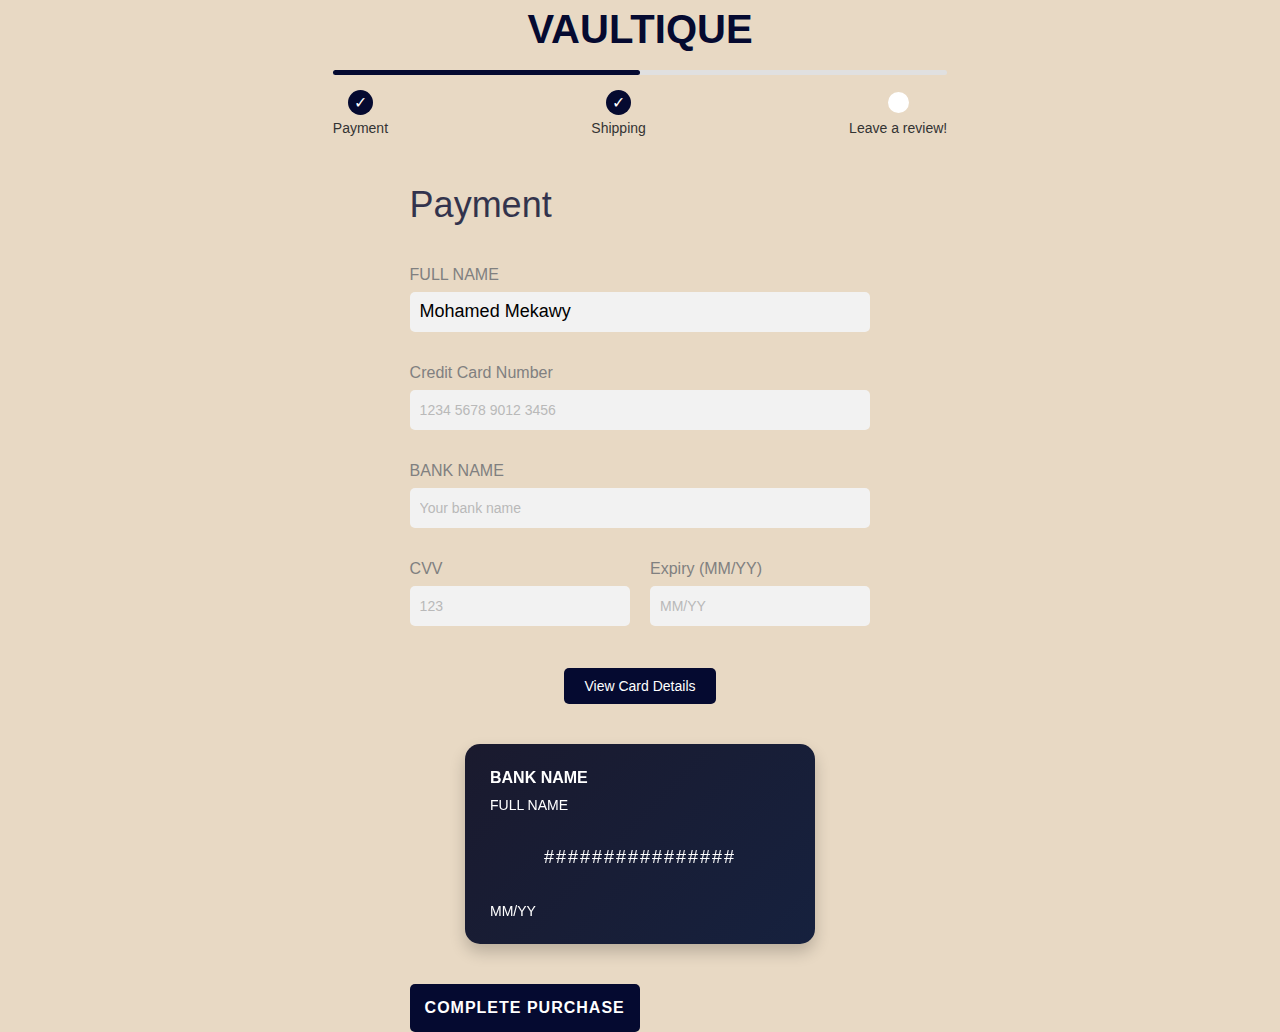
<file: index.html>
<!DOCTYPE html>
<html lang="en">
  <head>
    <meta charset="UTF-8" />
    <meta http-equiv="X-UA-Compatible" content="IE=edge" />
    <meta name="viewport" content="width=device-width, initial-scale=1.0" />
    <link rel="icon" type="image/x-icon" href="/images/logo.ico" />
    <link rel="stylesheet" href="style.css" />
    <title>Secure Checkout || Vaultique</title>
    <style>
      /* Updated 3D card styles */
      .card-flip-container {
        width: 350px;
        height: 200px;
        perspective: 1000px;
        margin: 20px auto 10px;
      }

      #flip-card {
        width: 100%;
        height: 100%;
        color: white;
        transition: transform 1s;
        position: relative;
        border-radius: 15px;
        font-family: "Arial", sans-serif;
        transform-style: preserve-3d;
        box-shadow: 0 8px 16px rgba(0, 0, 0, 0.2);
      }

      #flip-card.flipped {
        transform: rotateY(180deg);
      }

      #flip-front,
      #flip-back {
        position: absolute;
        width: 100%;
        height: 100%;
        border-radius: 15px;
        backface-visibility: hidden;
        padding: 25px;
        box-sizing: border-box;
        display: flex;
        flex-direction: column;
        justify-content: space-between;
      }

      #flip-front {
        background: linear-gradient(135deg, #1a1a2e, #16213e);
      }

      #flip-back {
        background: linear-gradient(135deg, #16213e, #0f3460);
        transform: rotateY(180deg);
        justify-content: flex-end;
      }

      .card-header {
        display: flex;
        flex-direction: column;
        gap: 5px;
      }

      .bank-name {
        font-size: 16px;
        font-weight: 600;
      }

      .card-holder {
        font-size: 14px;
        margin-top: 5px;
      }

      .card-number {
        font-size: 18px;
        letter-spacing: 2px;
        word-spacing: 10px;
        text-align: center;
        margin: 20px 0;
      }

      .card-footer {
        display: flex;
        justify-content: space-between;
        align-items: center;
      }

      .expiry-date {
        font-size: 14px;
        text-align: right;
      }

      .card-stripe {
        background-color: #000;
        height: 40px;
        margin: 0 -25px;
      }

      .card-signature {
        background-color: #fff;
        color: #000;
        height: 30px;
        width: 80%;
        margin: 10px 0;
        display: flex;
        align-items: center;
        padding-left: 10px;
        font-style: italic;
      }

      .card-cvv {
        text-align: right;
        font-size: 14px;
      }

      .flip-card-btn {
        padding: 10px 20px;
        background: #050a30;
        color: white;
        border: none;
        border-radius: 5px;
        cursor: pointer;
        font-size: 14px;
        transition: background 0.3s;
        display: block;
        margin: 10px auto 20px;
        width: fit-content;
      }

      .flip-card-btn:hover {
        background: #1a237e;
      }

      /* Complete Purchase Button - Updated to match image */
      .complete-purchase-btn {
        display: block;
        width: 100%;
        padding: 15px;
        margin: 30px auto 0;
        background-color: #050a30;
        color: white;
        border: none;
        border-radius: 5px;
        font-size: 16px;
        font-weight: bold;
        text-align: center;
        cursor: pointer;
        transition: background-color 0.3s;
        text-transform: uppercase;
        letter-spacing: 1px;
      }

      .complete-purchase-btn:hover {
        background-color: #1a237e;
      }

      /* Validation styles */
      .error {
        color: #ff0000;
        font-size: 12px;
        margin-top: 5px;
        display: none;
      }

      input.invalid {
        border-color: #ff0000;
      }

      input.valid {
        border-color: #00cc00;
      }

      /* Add these to your existing style.css or in the style tag */
      .input-line input.invalid {
        border-color: #ff0000;
      }

      .input-line input.valid {
        border-color: #00cc00;
      }

      .login-message-popup {
        display: none;
        position: fixed;
        top: 50%;
        left: 50%;
        transform: translate(-50%, -50%);
        background-color: white;
        padding: 20px;
        border-radius: 10px;
        box-shadow: 0 0 20px rgba(0, 0, 0, 0.2);
        z-index: 1000;
        flex-direction: column;
        align-items: center;
        text-align: center;
      }

      .login-message-popup i {
        font-size: 50px;
        margin-top: 15px;
        color: #4caf50;
      }

      .input-container {
        display: flex;
        gap: 20px;
      }

      .input-container .input-line {
        flex: 1;
      }
    </style>
  </head>

  <body>
    <br />
    <a href="/" class="logo" id="logo">Vaultique</a>
    <br />
    <div class="progress-container">
      <div class="progress-bar">
        <div class="progress"></div>
      </div>
      <div class="progress-steps">
        <div class="step completed">
          <span class="circle">&#10003;</span>
          <span class="label">Payment</span>
        </div>
        <div class="step completed">
          <span class="circle">&#10003;</span>
          <span class="label">Shipping</span>
        </div>
        <div class="step active">
          <span class="circle"></span>
          <span class="label">Leave a review!</span>
        </div>
      </div>
    </div>

    <div class="form-container">
      <h2 class="form-title">Payment</h2>
      <form action="" class="checkout-form" id="checkoutForm">
        <div class="input-line">
          <label for="name">FULL NAME</label>
          <input
            type="text"
            name="name"
            id="name"
            placeholder="Your name and surname"
            value="Mohamed Mekawy"
          />
        </div>
        <div class="input-line">
          <label for="card-number">Credit Card Number</label>
          <input
            type="text"
            name="card-number"
            id="card-number"
            placeholder="1234 5678 9012 3456"
            value=""
            maxlength="19"
          />
        </div>

        <!-- Added Bank Name Field -->
        <div class="input-line">
          <label for="bank-name">BANK NAME</label>
          <input
            type="text"
            name="bank-name"
            id="bank-name"
            placeholder="Your bank name"
            value=""
          />
        </div>

        <div class="input-container">
          <div class="input-line">
            <label for="cvv">CVV</label>
            <input
              type="text"
              name="cvv"
              id="cvv"
              placeholder="123"
              value=""
              maxlength="4"
              class="cvv-input"
            />
            <p class="error" id="cvvError">
              Please enter a valid 3 or 4 digit CVV
            </p>
          </div>

          <div class="input-line">
            <label for="expiry">Expiry (MM/YY)</label>
            <input
              type="text"
              name="expiry"
              id="expiry"
              placeholder="MM/YY"
              value=""
              maxlength="5"
              class="expiry-input"
            />
            <p class="error" id="expiryError">
              Please enter a valid expiry date in MM/YY format
            </p>
          </div>
        </div>

        <button type="button" class="flip-card-btn" id="flip-card-btn">
          View Card Details
        </button>
        <!-- 3D Flip Card Component -->
        <div class="card-flip-container">
          <div id="flip-card">
            <div id="flip-front">
              <div class="card-header">
                <div class="bank-name" id="display-bank-name">BANK NAME</div>
                <div class="card-holder" id="display-card-holder">
                  FULL NAME
                </div>
              </div>
              <div class="card-number" id="display-card-number">
                ################
              </div>
              <div class="card-footer">
                <div class="expiry-date" id="display-expiry">MM/YY</div>
              </div>
            </div>
            <div id="flip-back">
              <div class="card-stripe"></div>
              <div class="card-signature">Authorized Signature</div>
              <div class="card-cvv" id="display-cvv">CVV</div>
            </div>
          </div>
        </div>

        <!-- Popup messages -->
        <div class="login-message-popup" id="login-message-popup">
          <h2>Payment Successful</h2>
          <i class="fa-solid fa-circle-check"></i>
        </div>
        <div class="login-message-popup" id="login-message-error-popup">
          <h2></h2>
          <i class="fa-solid fa-circle-xmark" style="color: #d60000"></i>
        </div>

        <!-- Updated Complete Purchase Button -->
        <a href="/prototype.html" target="_self">
          <button
            type="button"
            class="complete-purchase-btn"
            onclick="handleFormSubmission(event)"
          >
            Complete purchase
          </button>
        </a>
      </form>
    </div>

    <script src="script.js"></script>
  </body>
</html>
<a href="/prototype.html"></a>
</file>
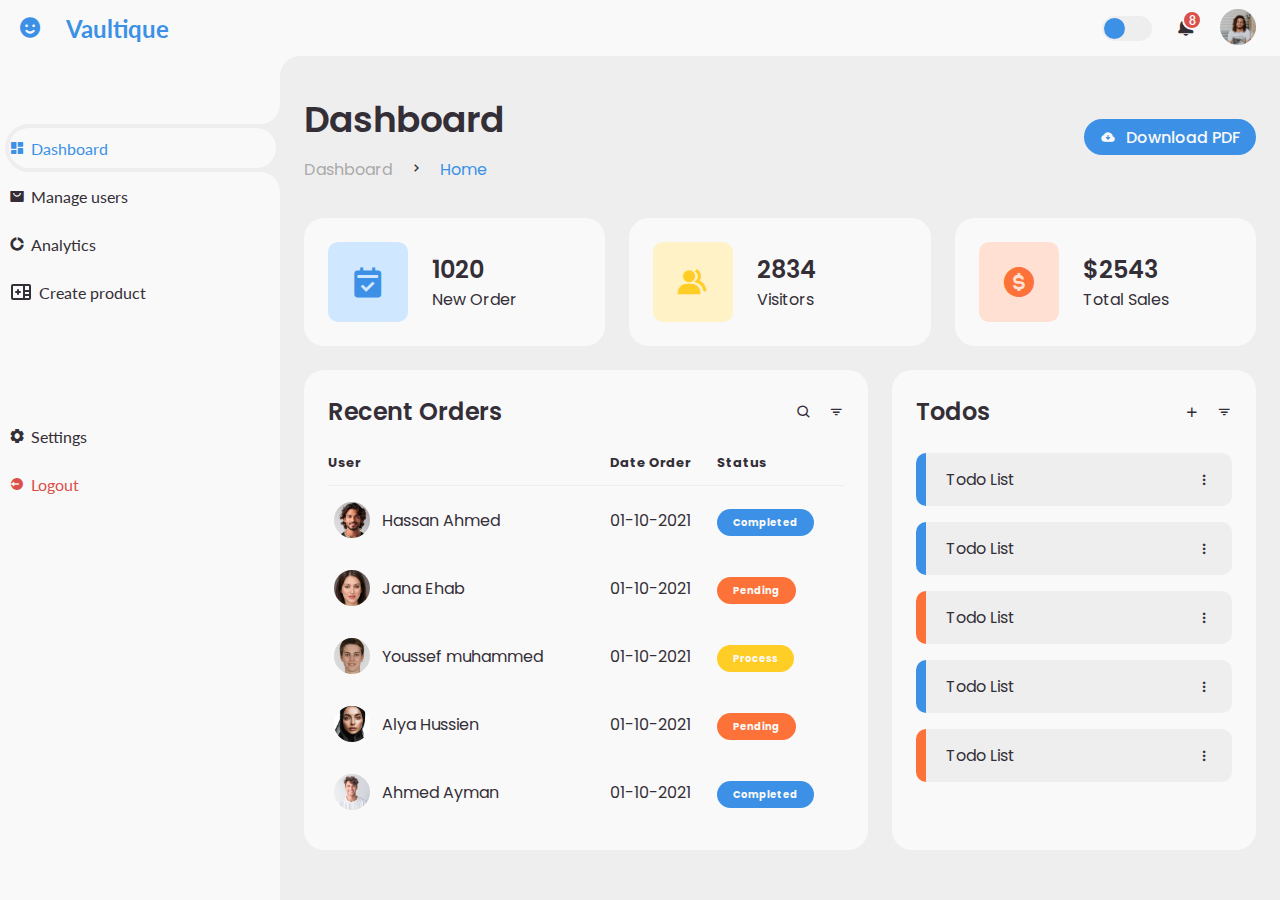
<file: Admin Dashboard/AdminHubHomePage.html>
<!DOCTYPE html>
<html lang="en">

<head>
    <meta charset="UTF-8">
    <meta name="viewport" content="width=device-width, initial-scale=1.0">

    <!-- Boxicons -->
    <link rel="stylesheet" href="https://unpkg.com/boxicons@2.0.9/css/boxicons.min.css">
    <link rel="stylesheet" href="AdminHubHomePage.css">
    <title>AdminHub</title>
</head>

<body>

    
    <!-- SIDEBAR -->
    <section id="sidebar">
        <a href="#" class="brand">
            <i class='bx bxs-smile'></i>
            <span class="text">Vaultique</span>
        </a>
        <ul class="side-menu top">
            <li class="active">
                <a href="#">
                    <i class='bx bxs-dashboard'></i>
                    <span class="text">Dashboard</span>
                </a>
            </li>
            <li>
                <a href="ManageUsers.html">
                    <i class='bx bxs-shopping-bag-alt'></i>
                    <span class="text">Manage users</span>
                </a>
            </li>
            <li>
                <a href="analytics.html">
                    <i class='bx bxs-doughnut-chart'></i>
                    <span class="text">Analytics</span>
                </a>
            </li>
            <li>
                <a href="CreateProduct.html">
<svg class="w-6 h-6 text-gray-800 dark:text-white" aria-hidden="true" xmlns="http://www.w3.org/2000/svg" width="24"
    height="24" fill="none" viewBox="0 0 24 24">
    <path stroke="currentColor" stroke-linecap="round" stroke-linejoin="round" stroke-width="2"
        d="M15 5v14m-8-7h2m0 0h2m-2 0v2m0-2v-2m12 1h-6m6 4h-6M4 19h16c.5523 0 1-.4477 1-1V6c0-.55228-.4477-1-1-1H4c-.55228 0-1 .44772-1 1v12c0 .5523.44772 1 1 1Z" />
</svg>
                    <span class="text">Create product </span>
                </a>
            </li>
            <li>
                
                </a>
            </li>
        </ul>
        <ul class="side-menu">
            <li>
                <a href="#">
                    <i class='bx bxs-cog'></i>
                    <span class="text">Settings</span>
                </a>
            </li>
            <li>
                <a href="/Website/Login/LoginSignup.html" class="logout">
                    <i class='bx bxs-log-out-circle'></i>
                    <span class="text">Logout</span>
                </a>
            </li>
        </ul>
    </section>
    <!-- SIDEBAR -->



    <!-- CONTENT -->
    <section id="content">
        <!-- NAVBAR -->
        <nav>
    
            <form action="#">
                <div class="form-input"></div>
                  
                </div>
            </form>
            <input type="checkbox" id="switch-mode" hidden>
            <label for="switch-mode" class="switch-mode"></label>
            <a href="#" class="notification">
                <i class='bx bxs-bell'></i>
                <span class="num">8</span>
            </a>
            <a href="#" class="profile">
                <img src="img/people.png">
            </a>
        </nav>
        <!-- NAVBAR -->

        <!-- MAIN -->
        <main>
            <div class="head-title">
                <div class="left">
                    <h1>Dashboard</h1>
                    <ul class="breadcrumb">
                        <li>
                            <a href="#">Dashboard</a>
                        </li>
                        <li><i class='bx bx-chevron-right'></i></li>
                        <li>
                            <a class="active" href="#">Home</a>
                        </li>
                    </ul>
                </div>
                <a href="#" class="btn-download">
                    <i class='bx bxs-cloud-download'></i>
                    <span class="text">Download PDF</span>
                </a>
            </div>

            <ul class="box-info">
                <li>
                    <i class='bx bxs-calendar-check'></i>
                    <span class="text">
                        <h3>1020</h3>
                        <p>New Order</p>
                    </span>
                </li>
                <li>
                    <i class='bx bxs-group'></i>
                    <span class="text">
                        <h3>2834</h3>
                        <p>Visitors</p>
                    </span>
                </li>
                <li>
                    <i class='bx bxs-dollar-circle'></i>
                    <span class="text">
                        <h3>$2543</h3>
                        <p>Total Sales</p>
                    </span>
                </li>
            </ul>


            <div class="table-data">
                <div class="order">
                    <div class="head">
                        <h3>Recent Orders</h3>
                        <i class='bx bx-search'></i>
                        <i class='bx bx-filter'></i>
                    </div>
                    <table>
                        <thead>
                            <tr>
                                <th>User</th>
                                <th>Date Order</th>
                                <th>Status</th>
                            </tr>
                        </thead>
                        <tbody>
                            <tr>
                                <td>
                                    <img src="img/Person5.jpg">
                                    <p>Hassan Ahmed</p>
                                </td>
                                <td>01-10-2021</td>
                                <td><span class="status completed">Completed</span></td>
                            </tr>
                            <tr>
                                <td>
                                    <img src="img/Person4.jpg">
                                    <p>Jana Ehab</p>
                                </td>
                                <td>01-10-2021</td>
                                <td><span class="status pending">Pending</span></td>
                            </tr>
                            <tr>
                                <td>
                                    <img src="img/Person1.jpg">
                                    <p>Youssef muhammed</p>
                                </td>
                                <td>01-10-2021</td>
                                <td><span class="status process">Process</span></td>
                            </tr>
                            <tr>
                                <td>
                                    <img src="img/Person3.jpg">
                                    <p>Alya Hussien</p>
                                </td>
                                <td>01-10-2021</td>
                                <td><span class="status pending">Pending</span></td>
                            </tr>
                            <tr>
                                <td>
                                    <img src="img/Person2.jpg">
                                    <p>Ahmed Ayman</p>
                                </td>
                                <td>01-10-2021</td>
                                <td><span class="status completed">Completed</span></td>
                            </tr>
                        </tbody>
                    </table>
                </div>
                <div class="todo">
                    <div class="head">
                        <h3>Todos</h3>
                        <i class='bx bx-plus'></i>
                        <i class='bx bx-filter'></i>
                    </div>
                    <ul class="todo-list">
                        <li class="completed">
                            <p>Todo List</p>
                            <i class='bx bx-dots-vertical-rounded'></i>
                        </li>
                        <li class="completed">
                            <p>Todo List</p>
                            <i class='bx bx-dots-vertical-rounded'></i>
                        </li>
                        <li class="not-completed">
                            <p>Todo List</p>
                            <i class='bx bx-dots-vertical-rounded'></i>
                        </li>
                        <li class="completed">
                            <p>Todo List</p>
                            <i class='bx bx-dots-vertical-rounded'></i>
                        </li>
                        <li class="not-completed">
                            <p>Todo List</p>
                            <i class='bx bx-dots-vertical-rounded'></i>
                        </li>
                    </ul>
                </div>
            </div>
        </main>
        <!-- MAIN -->
    </section>
    <!-- CONTENT -->


    <script src="AdminHub.js"></script>
</body>

</html>
</file>
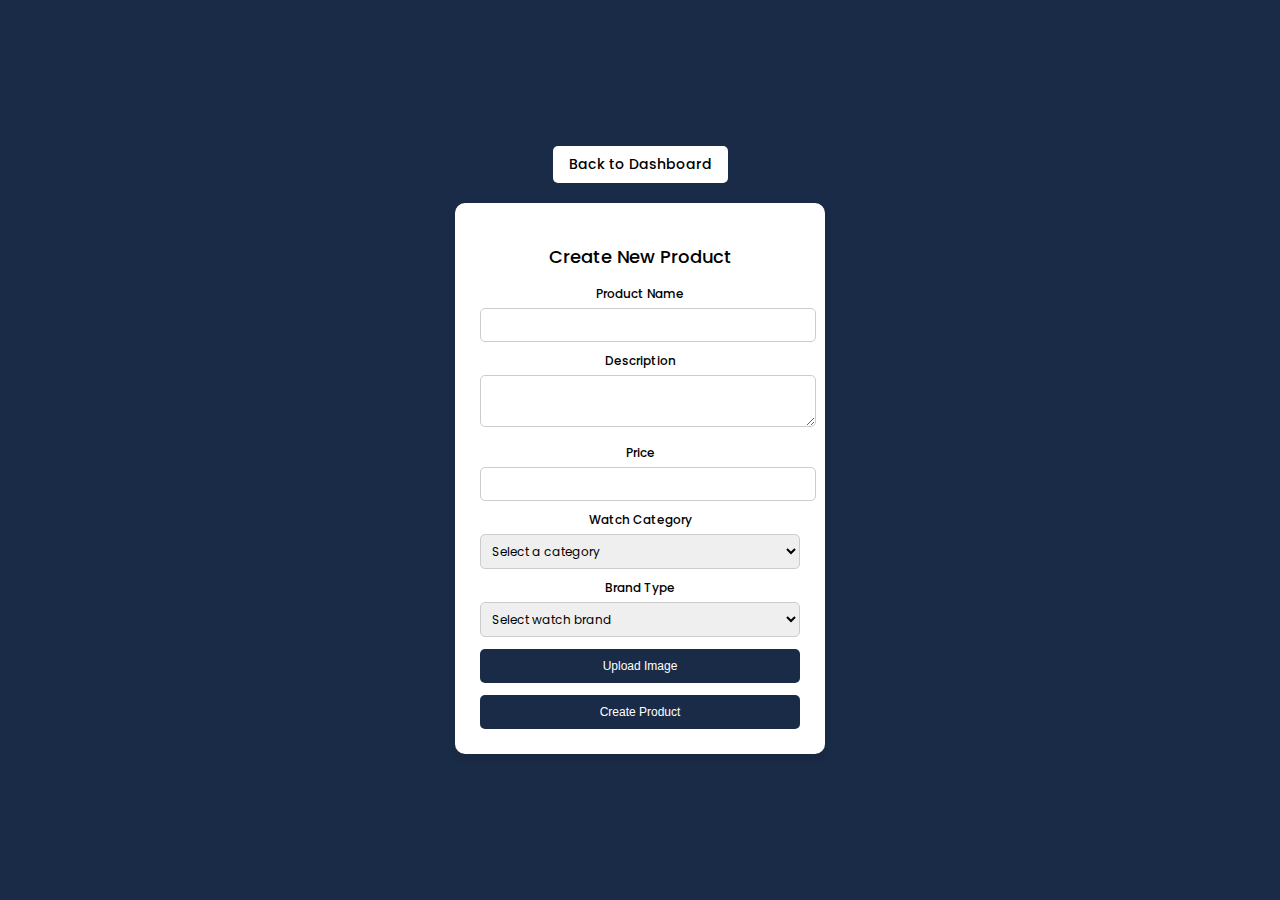
<file: Admin Dashboard/CreateProduct.html>
<!DOCTYPE html>
<html lang="en">

<head>
    <meta charset="UTF-8">
    <meta name="viewport" content="width=device-width, initial-scale=1.0">
    <title>Create New Product</title>
    <link rel="stylesheet" href="CreateProduct.css">
    <link href="https://fonts.googleapis.com/css2?family=Poppins:wght@300;400;500&display=swap" rel="stylesheet">
</head>

<body>
    <div class="container">
        <a href="AdminHubHomePage.html" class="back-btn">Back to Dashboard</a>
        <div class="form-container">
            <h2>Create New Product</h2>
            <form id="productForm">
                <label for="productName">Product Name</label>
                <input type="text" id="productName" name="productName" required>

                <label for="description">Description</label>
                <textarea id="description" name="description" required></textarea>

                <label for="price">Price</label>
                <input type="text" id="price" name="price" required>

                <label for="watchCategory">Watch Category</label>
                <select id="watchCategory" name="watchCategory">
                    <option value="" disabled selected>Select a category</option>
                    <option value="Classic & Dress">Classic & Dress</option>
                    <option value="Casual & Everyday">Casual & Everyday</option>
                    <option value="Sports & Adventure">Sports & Adventure</option>
                    <option value="Aviation & Travel">Aviation & Travel</option>
                    <option value="Luxury & Heritage">Luxury & Heritage</option>
                </select>

                <label for="brandType">Brand Type</label>
                <select id="brandType" name="brandType">
                    <option value="" disabled selected>Select watch brand</option>
                    <option value="Rolex">Rolex</option>
                    <option value="Cartier">Cartier</option>
                    <option value="Audemars Piguet">Audemars Piguet</option>
                    <option value="Omega">Omega</option>
                    <option value="Tissot">Tissot</option>
                </select>

                <button type="button" class="upload-btn" onclick="uploadImage()">Upload Image</button>
                <input type="file" id="imageUpload" style="display: none;">

                <button type="submit" class="create-btn">Create Product</button>
            </form>
        </div>
    </div>
    <script src="CreateProduct.js"></script>
</body>

</html>
</file>
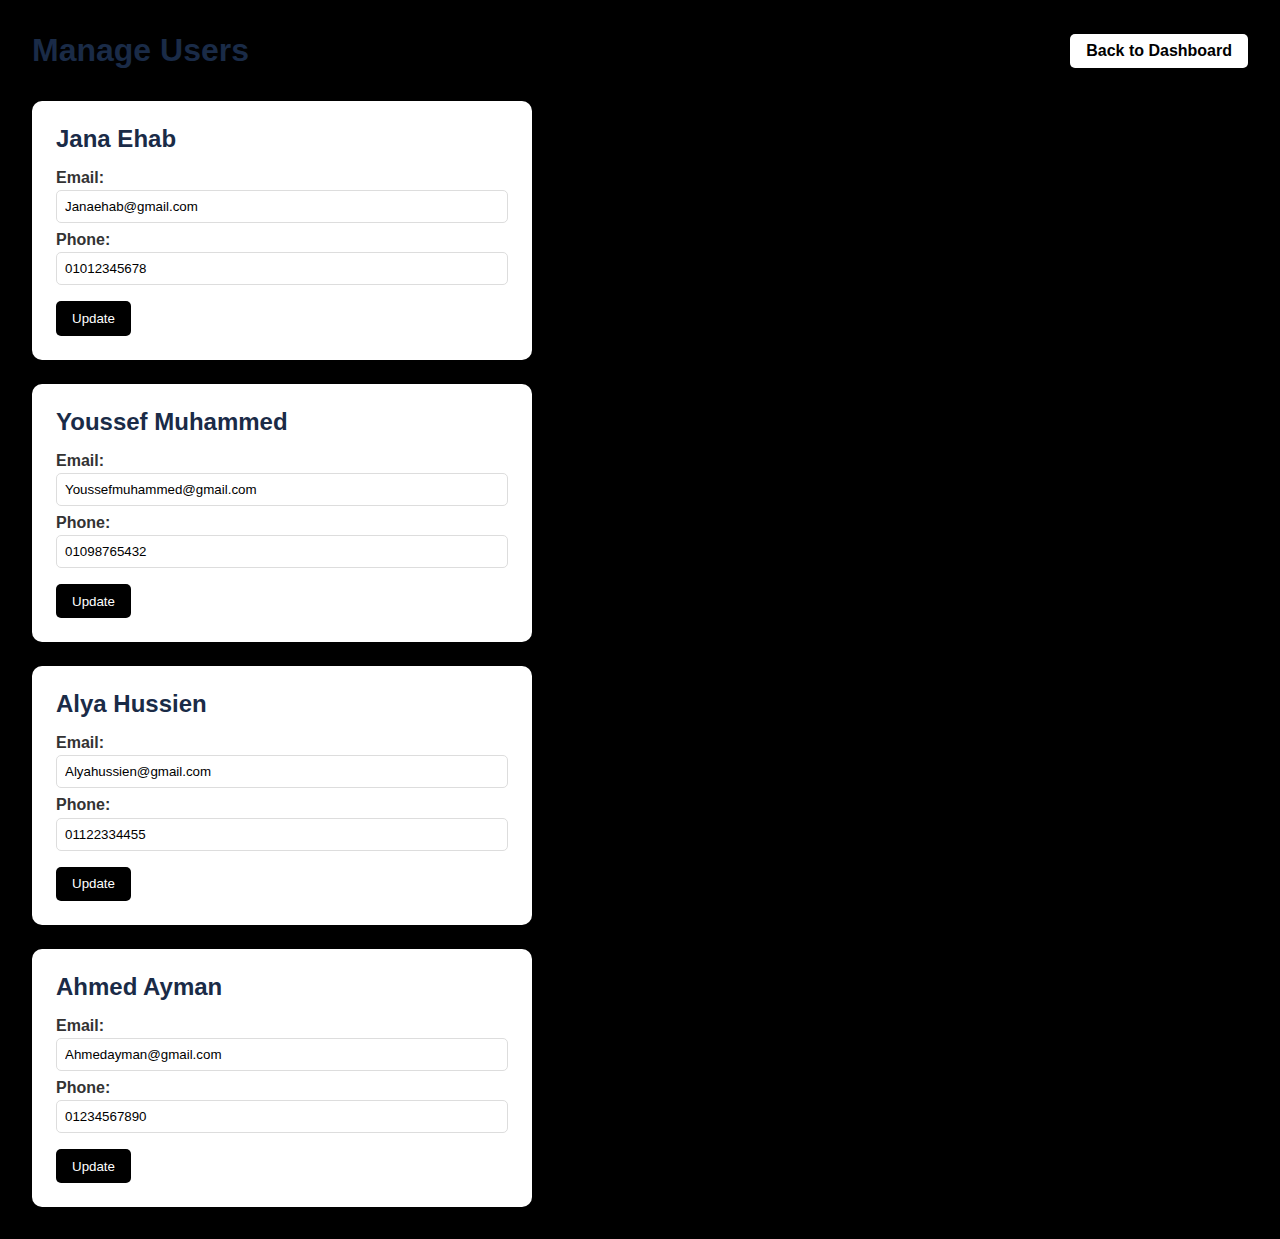
<file: Admin Dashboard/ManageUsers.html>
<!DOCTYPE html>
<html lang="en">

<head>
    <meta charset="UTF-8" />
    <meta name="viewport" content="width=device-width, initial-scale=1.0" />
    <title>Manage Users</title>
    <link rel="stylesheet" href="ManageUsers.css" />
</head>

<body>

    <header class="top-bar">
        <h1>Manage Users</h1>
        <a href="AdminHubHomePage.html" class="back-button">Back to Dashboard</a>
    </header>

    <main class="users-container">
        <div class="user-card">
            <h2>Jana Ehab</h2>
            <label>Email:</label>
            <input type="email" value="Janaehab@gmail.com" />
            <label>Phone:</label>
            <input type="tel" value="01012345678" />
            <button class="update-btn">Update</button>
        </div>

        <div class="user-card">
            <h2>Youssef Muhammed</h2>
            <label>Email:</label>
            <input type="email" value="Youssefmuhammed@gmail.com" />
            <label>Phone:</label>
            <input type="tel" value="01098765432" />
            <button class="update-btn">Update</button>
        </div>

        <div class="user-card">
            <h2>Alya Hussien</h2>
            <label>Email:</label>
            <input type="email" value="Alyahussien@gmail.com" />
            <label>Phone:</label>
            <input type="tel" value="01122334455" />
            <button class="update-btn">Update</button>
        </div>

        <div class="user-card">
            <h2>Ahmed Ayman</h2>
            <label>Email:</label>
            <input type="email" value="Ahmedayman@gmail.com" />
            <label>Phone:</label>
            <input type="tel" value="01234567890" />
            <button class="update-btn">Update</button>
        </div>
    </main>

    <script src="ManageUsers.js"></script>
</body>

</html>
</file>
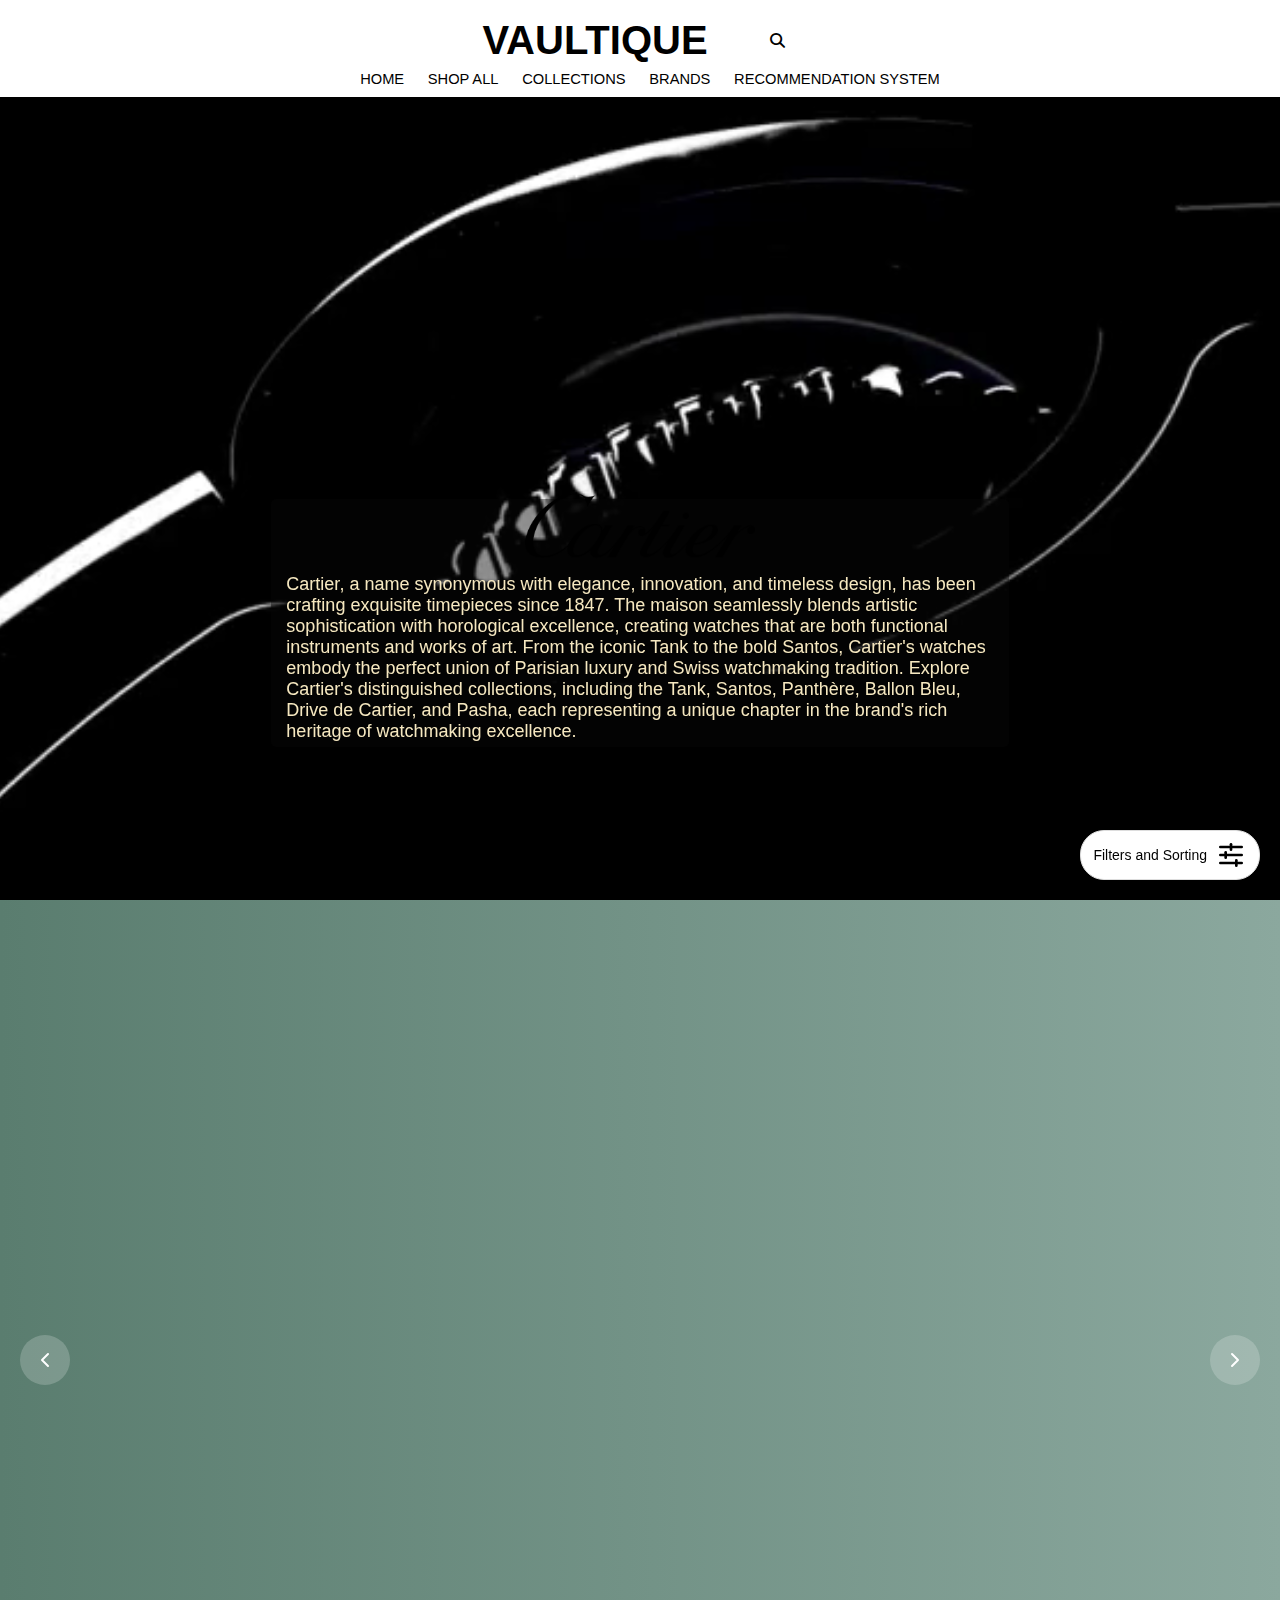
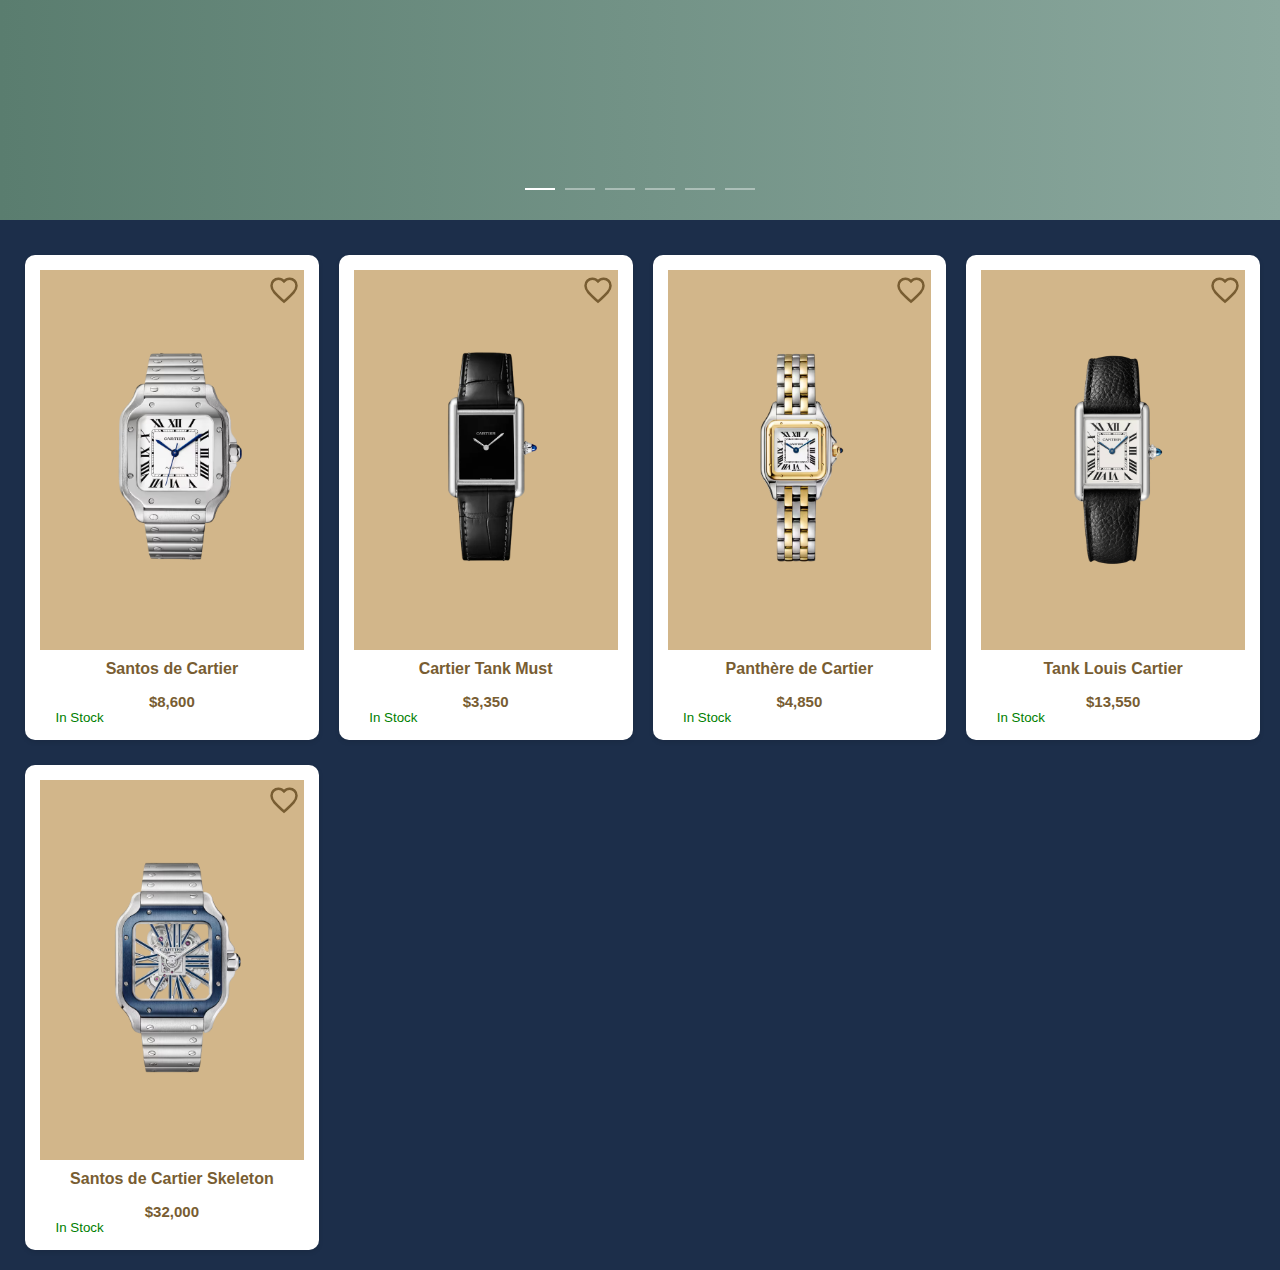
<file: Ahmed/Brands Pages/Cartier.html>
<!DOCTYPE html>
<html lang="en">
    <head>
        <title>Vaultique | Cartier</title>
        <meta charset="UTF-8">
        <meta name="viewport" content="width=device-width, initial-scale=1.0">
        <link rel="stylesheet" href="/Ahmed/Brands Pages/Cartier.css">
        <link rel="stylesheet" href="/Ahmed/Navigation Bar/nav-bar.css">
        <link rel="stylesheet" href="/Ahmed/Brands Pages/Slider.css">
        <link rel="stylesheet" href="https://cdnjs.cloudflare.com/ajax/libs/font-awesome/6.5.1/css/all.min.css">
        <script rel="script" src="/Ahmed/Brands Pages/Slider.js"></script>
        <script rel ="script" src="/Ahmed/Navigation Bar/nav-bar.js"></script>
        <script rel="script" src="/Ahmed/Products Page/Products.js"></script>
    </head>
    <body>
        <div class="navbar-wrapper">
            <header class="header-unscrolled">
                <div class="header-top-unscrolled" id="header-top" style="display: none;">
                    <div class="store-services" id="store-services">
                        <nav class="navigation">
                            <a href="/User/Location">
                                <i class='fas fa-map-marker-alt'></i>
                                <p>Location</p>
                            </a>
        
                            <a href="/User/Contact-Us">
                                <i class='fas fa-phone-alt'></i>
                                <p>Contact Us</p>
                            </a>
                        </nav>
        
                        <div class="search-button-unscrolled" id="search-button" style="display: none;">
                            <input type="search" id="searchField" class="searchField" placeholder="Search">
                            <button id="search" class="search">
                                <i class="fa-solid fa-magnifying-glass"></i>
                            </button>
                        </div>
                    </div>
        
                    <div class="user-data">
                        <nav class="navigation">
                            <a href="/User/Account">
                                <i class='fas fa-user-alt'></i>
                                <p>Account</p>
                            </a>
        
                            <a href="/User/WishList">
                                <i class='fas fa-heart'></i>
                                <p>WishList</p>
                            </a>
        
                            <a href="/Cart + Recommendation System/Cart.html">
                                <i class='fas fa-shopping-cart'></i>
                                <p>Cart </p>
                            </a>
                        </nav>
                    </div>
                </div>
        
                <div class="header-middle-unscrolled" id="header-middle">
                    <div class="responsive">
                        <a class="side-icon" id="side-icon" style="color: #f6e8c0;">
                            <i class="fa fa-bars" id="ham-whatever"></i>
                        </a>
                    </div>
        
                    <a href="/Wael/welcome.html" class="logo-unscrolled" id="logo">Vaultique</a>
                    <div id="top-move-on-scroll" style="display: flex;" class="middleDev">
                        <div class="search-button-unscrolled" id="search-button2" style="margin-left: 50px;">
                            <input type="search" id="searchField2" class="searchField" placeholder="Search">
                            <button id="search2" class="search">
                                <i class="fa-solid fa-magnifying-glass"></i>
                            </button>
                        </div>
        
                        <nav class="navigation">
                            <a href="/User/Location" style="display: none;">
                                <i class='fas fa-map-marker-alt'></i>
                            </a>
        
                            <a href="/User/Contact-Us" style="display: none;">
                                <i class='fas fa-phone-alt'></i>
                            </a>
        
                            <a href="/User/Account" style="display: none;">
                                <i class='fas fa-user-alt'></i>
                            </a>
        
                            <a href="/User/WishList" style="display: none;">
                                <i class='fas fa-heart'></i>
                            </a>
        
                            <a href="/User/Shopping-Cart" style="display: none;">
                                <i class='fas fa-shopping-cart'></i>
                            </a>
                        </nav>
                    </div>
                </div>
        
                <div class="header-bottom-unscrolled" id="header-bottom">
                    <nav class="navigation">
                        <a href="/Wael/welcome.html">Home</a>
                        <a href="/Ahmed/Products Page/Products.html">Shop All</a>
                        <a href="/User/Collections" id="collections-anchor-with-extension" class="extension">Collections</a>
                        <a href="/user/shopAll?category=Bracelet" data-category="Bracelets">Brands</a>
                        <a href="/Sobhi/Recommendation.html">Recommendation System</a>
                    </nav>
                </div>
        
                <div class="header-bottom-anchor-extension" id="header-bottom-anchor-extension" style="display: none;">
                    <div id="collections-extension">
                        <div class="collection-anchors">
                            <h4><b>Collections</b></h4>
                            <br>
                            <a href="/User/Dress"> Classic & <br>Dress </a>
                            <br>
                            <a href="/User/Casual"> Casual & <br>Everyday </a>
                            <br>
                            <a href="/User/Sports"> Sports & <br>Adventure </a>
                            <br>
                            <a href="#"> Aviation & <br>Travel </a>
                            <br>
                            <a href="#"> Luxury & <br>Heritage </a>
                        </div>
                
                        <a class="extension-item" href="/User/Collections/Dress">
                            <img src="/Ahmed/Models/Cartier Tank.jpg" alt="" class="category-img extension-img">
                            <div>
                                <h4 class="extension-text">Classic & Dress</h4>
                            </div>
                        </a>
                
                        <a class="extension-item" href="/user/collections/egyptian">
                            <img src="/Ahmed/Models/John-Legends-Omega-Seamaster-300m-007-Edition.jpg" alt="" class="category-img extension-img">
                            <div>
                                <h4 class="extension-text">Casual & Everyday</h4>
                            </div>
                        </a>
                
                        <a class="extension-item" href="/user/collections/egyptian">
                            <img src="/Ahmed/Models/professional-watches-submariner-titouan-bernicot_pp_coralgardeners_22tm_2146.jpg" alt="" class="category-img extension-img">
                            <div>
                                <h4 class="extension-text">Sports & Adventure</h4>
                            </div>
                        </a>
                
                        <a class="extension-item" href="/User/Collections/Dress">
                            <img src="/Ahmed/Models/Charlize Breitling.webp" alt="" class="category-img extension-img">
                            <div>
                                <h4 class="extension-text">Aviation & Travel</h4>
                            </div>
                        </a>
                
                        <a class="extension-item" href="/User/Collections/Dress">
                            <img src="/Ahmed/Models/Patek Philippe Grand Master Chime Jay Z .jpg" alt="" class="category-img extension-img">
                            <div>
                                <h4 class="extension-text">Luxury & Heritage</h4>
                            </div>
                        </a>
                    </div>
                </div>
                <div class="header-bottom-bracelets-extension" id="header-bottom-bracelets-extension" style="display: none;">
                    <div id="bracelets-extension">
                        <div class="bracelets-anchors">
                            <h4><b>Brands</b></h4>
                            <br>
                            <a href="/User/Brands/Rolex">Rolex </a>
                            <br>
                            <a href="/User/Brands/Rolex">Omega</a>
                            <br>
                            <a href="/User/Brands/Rolex">Audemars Piguet</a>
                            <br>
                            <a href="/User/Brands/Rolex">Cartier</a>
                            <br>
                            <a href="/User/Brands/Rolex">Tissot</a>
                                </div>
                        <div class="bracelets-extension">
                            <a class="extension-item" href="/user/bracelets/silver">
                                <img src="/Ahmed/Brands Logos/Rolex - with name.png" alt=""
                                    class="category-img extension-img">
                                <div>
                                    <h4 class="extension-text">Rolex Collection</h4>
                                </div>
                            </a>
                        </div>
                        <div class="bracelets-extension">
                            <a class="extension-item" href="/user/bracelets/gold">
                                <img src="/Ahmed/Brands Logos/Cartier.png" alt=""
                                    class="category-img extension-img">
                                <div>
                                    <h4 class="extension-text">Cartier Collection</h4>
                                </div>
                            </a>
                        </div>
                        <div class="bracelets-extension">
                            <a class="extension-item" href="/user/bracelets/diamond">
                                <img src="/Ahmed/Brands Logos/Omega.png" alt=""
                                    class="category-img extension-img">
                                <div>
                                    <h4 class="extension-text">Omega Collection</h4>
                                </div>
                            </a>
                        </div>
                        <div class="bracelets-extension">
                            <a class="extension-item" href="/user/bracelets/gold">
                                <img src="/Ahmed/Brands Logos/audemars-piguet-logo.svg" alt=""
                                    class="category-img extension-img">
                                <div>
                                    <h4 class="extension-text">Audemars Piguet Collection</h4>
                                </div>
                            </a>
                        </div>
                        <div class="bracelets-extension">
                            <a class="extension-item" href="/user/bracelets/gold">
                                <img src="/Ahmed/Brands Logos/Tissot.png" alt=""
                                    class="category-img extension-img">
                                <div>
                                    <h4 class="extension-text">Tissot Collection</h4>
                                </div>
                            </a>
                        </div>
                    </div>
                </div>
        
                <!--Search-->
                <div class="search-extension" id="search-extension">
                    <button id="exit-search-extension-button"><i class="fa-solid fa-x"></i></button>
                    <h3>Products</h3>
                    <div id="search-results" class="search-results">
        
                    </div>
                </div>
            </header>
        
            <!--Side-Panel-->
            <div id="mySidepanel" class="sidepanel" style="width: 0px;">
                <a href="javascript:void(0)" class="closebtn" id="closebtn">×</a>
                <a href="/welcome.html">Home</a>
                <a href="/User/Contact-Us">Contact Us</a>
                <a href="/User/Account">Account</a>
                <a href="/User/WishList">WishList</a>
                <a href="/User/Shopping-Cart">Cart</a>
        
                <div class="dropdown">
                    <a href="#" class="dropbtn">Collections</a>
                    <div class="dropdown-content">
                        <a href="/User/Dress"> Classic & Dress</a>
                        <a href="/User/Casual"> Sports & Adventure</a>
                        <a href="/User/Sports"> Aviation & Travel</a>
                        <a href="#"> Casual & Everyday</a>
                        <a href="#"> Luxury & Heritage</a>
                    </div>
                </div>
            
                <br>
                <div class="dropdown">
                    <a href="#" class="dropbtn">Brands</a>
                    <div class="dropdown-content">
                        <a href="/User/Brands/Rolex">Rolex </a>
                        <a href="/User/Brands/Rolex">Omega</a>
                        <a href="/User/Brands/Rolex">Audemars Piguet</a>
                        <a href="/User/Brands/Rolex">Cartier</a>
                        <a href="/User/Brands/Rolex">Tissot</a>
                    </div>
                </div>
        
                <a href="#">Recommendation System </a>
        
            </div>
        </div>

        <section class="section topic">
            <div class="video-container">
                <video autoplay muted loop playsinline>
                    <source src="/Ahmed/Videos/Cartier watchmaking.mp4">
                </video>
            </div>
            <div class="content hover-text">
                <h2><img src="/Ahmed/Brands Logos/Cartier.png"></h2>
                <p>
                Cartier, a name synonymous with elegance, innovation, and timeless design, has been crafting exquisite timepieces since 1847. The maison seamlessly blends artistic sophistication with horological excellence, creating watches that are both functional instruments and works of art. From the iconic Tank to the bold Santos, Cartier's watches embody the perfect union of Parisian luxury and Swiss watchmaking tradition.
                Explore Cartier's distinguished collections, including the Tank, Santos, Panthère, Ballon Bleu, Drive de Cartier, and Pasha, each representing a unique chapter in the brand's rich heritage of watchmaking excellence.
                </p>
            </div>
        </section>

        <main class="main-content">
            <!-- Slider Section -->
            <div class="slider-container">
                
    
                <!-- Slides -->
                <div class="slides-wrapper">
                    <!-- Tank Slide -->
                    <div class="slide active" data-model="1">
                        <div class="slide-content">
                            <div class="watch-info">
                                <h1 class="watch-title">Tank</h1>
                                <h2 class="watch-tagline">The icon of elegance</h2>
                                <p class="watch-description">
                                    Created in 1917, the Tank watch is one of Cartier's most iconic timepieces. Its design was inspired by the horizontal lines of military tanks from World War I. The Tank's distinctive rectangular case and clean lines have made it a symbol of timeless elegance.
                                </p>
                            </div>
                            <div class="watch-image-container">
                                <img src="/Ahmed/Watches/Tank Louis Cartier.png" alt="Cartier Tank" class="watch-image">
                            </div>
                        </div>
                    </div>
    
                    <!-- Santos Slide -->
                    <div class="slide" data-model="2">
                        <div class="slide-content">
                            <div class="watch-info">
                                <h1 class="watch-title">Santos</h1>
                                <h2 class="watch-tagline">The first modern wristwatch</h2>
                                <p class="watch-description">
                                    Created in 1904 for aviator Alberto Santos-Dumont, the Santos was the first purpose-designed men's wristwatch. Its distinctive square case and exposed screws have become signature elements of Cartier's design language.
                                </p>
                            </div>
                            <div class="watch-image-container">
                                <img src="/Ahmed/Watches/Santos de Cartier.png" alt="Cartier Santos" class="watch-image">
                            </div>
                        </div>
                    </div>

                    <!-- Panthère Slide -->
                    <div class="slide" data-model="3">
                        <div class="slide-content">
                            <div class="watch-info">
                                <h1 class="watch-title">Panthère</h1>
                                <h2 class="watch-tagline">The jewelry watch</h2>
                                <p class="watch-description">
                                    The Panthère de Cartier watch, first launched in 1983, embodies the spirit of Cartier with its sleek lines and elegant proportions. More than a timepiece, it's a true piece of jewelry that celebrates the maison's iconic panther.
                                </p>
                            </div>
                            <div class="watch-image-container">
                                <img src="/Ahmed/Watches/Panthère de Cartier.png" alt="Cartier Panthère" class="watch-image">
                            </div>
                        </div>
                    </div>    
                    
                    <!-- Ballon Bleu Slide -->
                    <div class="slide" data-model="4">
                        <div class="slide-content">
                            <div class="watch-info">
                                <h1 class="watch-title">Ballon Bleu</h1>
                                <h2 class="watch-tagline">Pure poetry in motion</h2>
                                <p class="watch-description">
                                    The Ballon Bleu de Cartier watch features a unique rounded case with a distinctive blue cabochon crown protected by an arch. Its flowing lines and harmonious proportions create a timepiece that's both contemporary and classic.
                                </p>
                            </div>
                            <div class="watch-image-container">
                                <img src="/Ahmed/Watches/Ballon Bleu De Cartier.png" alt="Cartier Ballon Bleu" class="watch-image">
                            </div>
                        </div>
                    </div>

                    <!-- Pasha Slide -->
                    <div class="slide" data-model="5">
                        <div class="slide-content">
                            <div class="watch-info">
                                <h1 class="watch-title">Pasha</h1>
                                <h2 class="watch-tagline">Bold and distinctive</h2>
                                <p class="watch-description">
                                    The Pasha de Cartier, first created in 1985, is characterized by its round case, distinctive crown cover, and unique square rail-track in the dial. A bold design that breaks with traditional watchmaking codes.
                                </p>
                            </div>
                            <div class="watch-image-container">
                                <img src="/Ahmed/Watches/Pasha De Cartier.png" alt="Cartier Pasha" class="watch-image">
                            </div>
                        </div>
                    </div>

                    <!-- Reflection De Cartier Slide -->
                    <div class="slide" data-model="6">
                        <div class="slide-content">
                            <div class="watch-info">
                                <h1 class="watch-title">Reflection De Cartier</h1>
                                <h2 class="watch-tagline">Modern sophistication</h2>
                                <p class="watch-description">
                                    The Reflection de Cartier represents the pinnacle of modern luxury watchmaking. With its mirror-polished surfaces and innovative design, it creates a captivating play of light and reflections that exemplifies Cartier's mastery of sophisticated aesthetics.
                                </p>
                            </div>
                            <div class="watch-image-container">
                                <img src="/Ahmed/Watches/Reflection De Cartier.png" alt="Reflection de Cartier" class="watch-image">
                            </div>
                        </div>
                    </div>

                </div>
    
                <!-- Navigation Arrows -->
                <button id="prevSlide" class="nav-arrow nav-arrow-left" aria-label="Previous slide">
                    <svg xmlns="http://www.w3.org/2000/svg" viewBox="0 0 24 24">
                        <path d="M15 18l-6-6 6-6" stroke="currentColor" stroke-width="2" stroke-linecap="round" stroke-linejoin="round" fill="none"/>
                    </svg>
                </button>
                <button id="nextSlide" class="nav-arrow nav-arrow-right" aria-label="Next slide">
                    <svg xmlns="http://www.w3.org/2000/svg" viewBox="0 0 24 24">
                        <path d="M9 18l6-6-6-6" stroke="currentColor" stroke-width="2" stroke-linecap="round" stroke-linejoin="round" fill="none"/>
                    </svg>
                </button>
    
                <!-- Pagination Dots -->
                <div class="pagination">
                    <button class="dot active" data-index="0" aria-label="Go to slide 1"></button>
                    <button class="dot" data-index="1" aria-label="Go to slide 2"></button>
                    <button class="dot" data-index="2" aria-label="Go to slide 3"></button>
                    <button class="dot" data-index="3" aria-label="Go to slide 4"></button>
                    <button class="dot" data-index="4" aria-label="Go to slide 5"></button>
                    <button class="dot" data-index="5" aria-label="Go to slide 6"></button>
                </div>
            </div>
        </main>

    <section class="product-container">
        <div class="product-grid">
        
            <!-- Cartier Santos de Cartier -->
            <div class="product-card" data-brand="Cartier" data-strap-material="Metal" data-movement="Automatic" data-water-resistance="100m" data-case-material="Stainless Steel" data-dial-color="White" data-price="8600">
                <div class="product-image-container">
                    <div class="wishlist-icon" onclick="toggleWishlist(this)">
                        <svg width="30" height="30" viewBox="0 0 24 24" xmlns="http://www.w3.org/2000/svg">
                            <path class="heart" d="M12 21.35l-1.45-1.32C5.4 15.36 2 12.28 2 8.5 2 5.42 4.42 3 7.5 3c1.74 0 3.41 .81 4.5 2.09C13.09 3.81 14.76 3 16.5 3 19.58 3 22 5.42 22 8.5c0 3.78 -3.4 6.86 -8.55 11.54L12 21.35z"/>
                        </svg>
                    </div>
                    <a href="#">
                        <img src="/Ahmed/Watches/Santos de Cartier.png" alt="Cartier Santos de Cartier">
                        <div class="hover-buttons">
                            <button class="quick-view">Quick View</button>
                            <button class="compare">Compare</button>
                        </div>
                    </a>
                </div>
                <h4>Santos de Cartier</h4>
                <p class="price">$8,600</p>
                <p class="stock in-stock">In Stock</p>
            </div>

            <!-- Cartier Tank Must -->
            <div class="product-card" data-brand="Cartier" data-strap-material="Leather" data-movement="Manual" data-water-resistance="30m" data-case-material="Stainless Steel" data-dial-color="Black" data-price="3350">
                <div class="product-image-container">
                    <div class="wishlist-icon" onclick="toggleWishlist(this)">
                        <svg width="30" height="30" viewBox="0 0 24 24" xmlns="http://www.w3.org/2000/svg">
                            <path class="heart" d="M12 21.35l-1.45-1.32C5.4 15.36 2 12.28 2 8.5 2 5.42 4.42 3 7.5 3c1.74 0 3.41 .81 4.5 2.09C13.09 3.81 14.76 3 16.5 3 19.58 3 22 5.42 22 8.5c0 3.78 -3.4 6.86 -8.55 11.54L12 21.35z"/>
                        </svg>
                    </div>
                    <a href="#">
                        <img src="/Ahmed/Watches/Cartier Tank Must.png" alt="Cartier Tank Must">
                        <div class="hover-buttons">
                            <button class="quick-view">Quick View</button>
                            <button class="compare">Compare</button>
                        </div>
                    </a>
                </div>
                <h4>Cartier Tank Must</h4>
                <p class="price">$3,350</p>
                <p class="stock in-stock">In Stock</p>
            </div>

            <!-- Cartier Panthère de Cartier -->
            <div class="product-card" data-brand="Cartier" data-strap-material="Metal" data-movement="Manual" data-water-resistance="30m" data-case-material="Stainless Steel" data-dial-color="White" data-price="4850">
                <div class="product-image-container">
                    <div class="wishlist-icon" onclick="toggleWishlist(this)">
                        <svg width="30" height="30" viewBox="0 0 24 24" xmlns="http://www.w3.org/2000/svg">
                            <path class="heart" d="M12 21.35l-1.45-1.32C5.4 15.36 2 12.28 2 8.5 2 5.42 4.42 3 7.5 3c1.74 0 3.41 .81 4.5 2.09C13.09 3.81 14.76 3 16.5 3 19.58 3 22 5.42 22 8.5c0 3.78 -3.4 6.86 -8.55 11.54L12 21.35z"/>
                        </svg>
                    </div>
                    <a href="#">
                        <img src="/Ahmed/Watches/Panthère de Cartier.png" alt="Cartier Panthère de Cartier">
                        <div class="hover-buttons">
                            <button class="quick-view">Quick View</button>
                            <button class="compare">Compare</button>
                        </div>
                    </a>
                </div>
                <h4>Panthère de Cartier</h4>
                <p class="price">$4,850</p>
                <p class="stock in-stock">In Stock</p>
            </div>

            <!-- Cartier Tank Louis Cartier -->
            <div class="product-card" data-brand="Cartier" data-strap-material="Leather" data-movement="Manual" data-water-resistance="30m" data-case-material="Silver" data-dial-color="White" data-price="13550">
                <div class="product-image-container">
                    <div class="wishlist-icon" onclick="toggleWishlist(this)">
                        <svg width="30" height="30" viewBox="0 0 24 24" xmlns="http://www.w3.org/2000/svg">
                            <path class="heart" d="M12 21.35l-1.45-1.32C5.4 15.36 2 12.28 2 8.5 2 5.42 4.42 3 7.5 3c1.74 0 3.41 .81 4.5 2.09C13.09 3.81 14.76 3 16.5 3 19.58 3 22 5.42 22 8.5c0 3.78 -3.4 6.86 -8.55 11.54L12 21.35z"/>
                        </svg>
                    </div>
                    <a href="#">
                        <img src="/Ahmed/Watches/Tank Louis Cartier.png" alt="Cartier Tank Louis Cartier">
                        <div class="hover-buttons">
                            <button class="quick-view">Quick View</button>
                            <button class="compare">Compare</button>
                        </div>
                    </a>
                </div>
                <h4>Tank Louis Cartier</h4>
                <p class="price">$13,550</p>
                <p class="stock in-stock">In Stock</p>
            </div>

            <!-- Cartier Santos de Cartier Skeleton -->
            <div class="product-card" data-brand="Cartier" data-strap-material="Metal" data-movement="Automatic" data-water-resistance="100m" data-case-material="Stainless Steel" data-dial-color="Else" data-price="32000">
                <div class="product-image-container">
                    <div class="wishlist-icon" onclick="toggleWishlist(this)">
                        <svg width="30" height="30" viewBox="0 0 24 24" xmlns="http://www.w3.org/2000/svg">
                            <path class="heart" d="M12 21.35l-1.45-1.32C5.4 15.36 2 12.28 2 8.5 2 5.42 4.42 3 7.5 3c1.74 0 3.41 .81 4.5 2.09C13.09 3.81 14.76 3 16.5 3 19.58 3 22 5.42 22 8.5c0 3.78 -3.4 6.86 -8.55 11.54L12 21.35z"/>
                        </svg>
                    </div>
                    <a href="#">
                        <img src="/Ahmed/Watches/Santos de Cartier Skeleton.png" alt="Cartier Santos de Cartier Skeleton">
                        <div class="hover-buttons">
                            <button class="quick-view">Quick View</button>
                            <button class="compare">Compare</button>
                        </div>
                    </a>
                </div>
                <h4>Santos de Cartier Skeleton</h4>
                <p class="price">$32,000</p>
                <p class="stock in-stock">In Stock</p>
            </div>
        </div>
    </section>

        <button class="filter-btn" onclick="openFilterPanel()">
            <span>Filters and Sorting</span>
            <svg xmlns="http://www.w3.org/2000/svg" width="32" height="32" viewBox="0 0 24 24" fill="none" stroke="currentColor" stroke-width="2" stroke-linecap="round" stroke-linejoin="round">
                <line x1="4" y1="6" x2="20" y2="6" />
                <line x1="12" y1="4" x2="12" y2="8" />
                <line x1="4" y1="12" x2="20" y2="12" />
                <line x1="8" y1="10" x2="8" y2="14" />    
                <line x1="4" y1="18" x2="20" y2="18" />
                <line x1="16" y1="16" x2="16" y2="20" />
            </svg>
        </button>
        
        <div class="overlay" id="overlay" onclick="closeFilterPanel()"></div>
        
        <div class="filter-panel" id="filterPanel">
            <button class="close-btn" onclick="closeFilterPanel()">
                <svg xmlns="http://www.w3.org/2000/svg" width="24" height="24" viewBox="0 0 24 24" fill="none">
                    <path d="M18 6L6 18" stroke="black" stroke-width="2" stroke-linecap="round" stroke-linejoin="round"/>
                    <path d="M6 6L18 18" stroke="black" stroke-width="2" stroke-linecap="round" stroke-linejoin="round"/>
                </svg>
            </button>
            
            <div class="sort-options">
                <h3>Sort By</h3>
                <br>
                <button data-sort='default'> Default </button>
                <br>
                <button data-sort="new"> New </button>
                <button data-sort="price-asc"> Price ↑ </button>
                <br>
                <button data-sort="price-desc"> Price ↓ </button>
                <button data-sort="popularity"> Popularity </button>
                <br>
            </div>
        
            <div class="filters">
                <h3>Filters</h3>
        
                <label> Brand: </label>
                <select id="brand" class="tag">
                    <option value="Cartier" selected>Cartier</option>
                </select>                

                <label> Strap Material: </label>
                <select id="Strap_Material" class="tag">
                    <option value="All">All</option>
                    <option value="Leather">Leather</option>
                    <option value="Metal">Metal</option>
                    <option value="Rubber">Rubber</option>
                    <option value="Gold">Gold</option>
                    <option value="Rose Gold">Rose Gold</option>
                    <option value="White Gold">White Gold</option>
                    <option value="Else">Else</option>
                </select>
        
                <label> Movement: </label>
                <select id="Movement" class="tag">
                    <option value="All">All</option>
                    <option value="Automatic">Automatic</option>
                    <option value="Quartz">Quartz</option>
                    <option value="Manual">Manual</option>
                </select>
        
                <label> Water Resistance: </label>
                <select id="Water_Resistance" class="tag">
                    <option value="All">All</option>
                    <option value="30m">30m</option>
                    <option value="50m">50m</option>
                    <option value="100m">100m</option>
                    <option value="200m">200m</option>
                </select>
        
                <label> Case Material: </label>
                <select id="Case_Material" class="tag">
                    <option value="All">All</option>
                    <option value="Stainless Steel">Stainless Steel</option>
                    <option value="Gold">Gold</option>
                    <option value="Rose Gold">Rose Gold</option>
                    <option value="White Gold">White Gold</option>
                    <option value="Silver">Silver</option>
                    <option value="Titanium">Titanium</option>
                    <option value="Platinum">Platinum</option>
                    <option value="Ceramic">Ceramic</option>
                    <option value="Else">Else</option>
                </select>
            </div>
        
            <br>
            <h3>Price Range</h3>
            <input type="text" id="priceRangeFrom" class="priceRangeValue" placeholder="From" value="0">
            <input type="text" id="priceRangeTo" class="priceRangeValue" placeholder="To" value="50000000">
            <br>
            <br>
            
            <div class="filter-options">
                <h3>Dial Color</h3>
                <label><input type="checkbox" value="All" class="dial-color"> All </label>
                <label><input type="checkbox" value="Black" class="dial-color"> Black </label>
                <label><input type="checkbox" value="Silver" class="dial-color"> Silver </label>
                <label><input type="checkbox" value="Gold" class="dial-color"> Gold </label>
                <label><input type="checkbox" value="Blue" class="dial-color"> Blue </label>
                <label><input type="checkbox" value="White" class="dial-color"> White </label>
                <label><input type="checkbox" value="Green" class="dial-color"> Green </label>
                <label><input type="checkbox" value="Else" class="dial-color"> Else </label>
            </div>
        
            <button value="submit" class="submit" onclick="filterProducts()">Submit</button>
            <button value="reset" class="clear" onclick="clearFilters()">Clear All</button>
        
        </div>
        
    </body>
</html>
</file>
<file: style.css>
@import url("https://fonts.googleapis.com/css2?family=Poppins:ital,wght@0,100;0,200;0,300;0,400;0,500;0,600;0,700;0,800;0,900;1,100;1,200;1,300;1,400;1,500;1,600;1,700;1,800;1,900&display=swap");
@import url("https://fonts.cdnfonts.com/css/futura-pt");

* {
  font-family: "futura pt", "Nunito Sans", "PT Sans", "Didact Gothic", "Garet",
    sans-serif;
  padding: 0px;
  margin: 0px;
  box-sizing: border-box;
  scroll-behavior: smooth;
  transition: 0.5s;
  outline: none;
  border: none;
  text-decoration: none;
}

body {
  background-color: #e8d9c4;
  height: 100vh;
  width: 100%;
  display: flex;
  justify-content: center;
  align-items: center;
  flex-direction: column;
  padding: 0 20%;
}

.logo {
  font-family: sans-serif;
  text-decoration: none;
  text-transform: uppercase;
  font-size: 40px;
  font-weight: 700;
  margin-top: 120px;
  color: #050a30;
}

.progress-checkout-container {
  display: flex;
  justify-content: space-between;
  align-items: center;
  width: 60%;
  margin-top: 10px;
}

.progress-step-container {
  display: flex;
  justify-content: center;
  align-items: center;
  flex-direction: column;
}

.step-check {
  /* background-color: #9b3900; */
  background-color: #000;
  height: 30px;
  width: 30px;
  border-radius: 30px;
  margin-bottom: 1rem;
  position: relative;
  /* background-image: url(Resources/check.svg); */
  background-position: center;
  background-repeat: no-repeat;
  background-size: 60%;
}
/* General styling */
.progress-container {
  width: 100%;
  display: flex;
  flex-direction: column;
  align-items: center;
}

/* Progress bar line */
.progress-bar {
  position: relative;
  width: 80%;
  height: 5px;
  background: #e0e0e0;
  margin-bottom: 15px;
  border-radius: 3px;
}

.progress {
  position: absolute;
  height: 100%;
  width: 50%; /* Adjust based on progress */
  background: #050a30;
  border-radius: 3px;
}

/* Progress steps */
.progress-steps {
  display: flex;
  justify-content: space-between;
  width: 80%;
}

.step {
  display: flex;
  flex-direction: column;
  align-items: center;
  position: relative;
}

.circle {
  width: 25px;
  height: 25px;
  border-radius: 50%;
  border: 2px solid #ccc;
  background: white;
  display: flex;
  align-items: center;
  justify-content: center;
  font-size: 16px;
}

/* Completed steps */
.step.completed .circle {
  background: #050a30;
  color: white;
  border: none;
}

/* Active step */
.step.active .circle {
  border: 2px solid #e8d9c4;
}

/* Step labels */
.label {
  margin-top: 5px;
  font-size: 14px;
  color: #333;
}

.progress-step-container:nth-of-type(3) .step-check::after {
  display: none;
}
.progress-step-container:nth-of-type(3) .step-check {
  background-image: none;
  background-color: white;
  border: 2px solid grey;
}

.progress-step-container:nth-of-type(2) .step-check::after {
  background-color: grey;
}

.progress-step-container:nth-of-type(2) .step-check {
  background-image: none;
  background-color: white;
  /* border: 2px solid #9b3900; */
  border: 2px solid #000000;
}

.step-check::after {
  content: "";
  width: 15vw;
  height: 2px;
  background-color: inherit;
  position: absolute;
  top: 50%;
  right: 0;
  transform: translateX(100%) translateY(-50%);
}

.step-title {
  color: grey;
}

.container {
  min-height: 100vh;
  background: #050a30;
  display: flex;
  align-items: center;
  justify-content: center;
  flex-flow: column;
  padding-bottom: 0px;
  padding-top: 0px;
}

.container form {
  background: #fff;
  border-radius: 5px;
  box-shadow: 0 10px 15px rgba(0, 0, 0, 0.1);
  padding: 20px;
  width: 600px;
  padding-top: 160px;
}

.container form .inputBox {
  margin-top: 20px;
}

.container form .inputBox span {
  display: block;
  color: #999;
  padding-bottom: 5px;
}

.container form .inputBox input,
.container form .inputBox select {
  width: 100%;
  padding: 10px;
  border-radius: 10px;
  border: 1px solid rgba(0, 0, 0, 0.3);
  color: #444;
}

.container form .flexbox {
  display: flex;
  gap: 15px;
}

.container form .flexbox .inputBox {
  flex: 1 1 150px;
}

.container form .submit-btn {
  /* width: 100%;
      background:linear-gradient(45deg, #090979, #00d4ff);
      margin-top: 20px;
      padding: 10px;
      font-size: 20px;
      color:#fff;
      border-radius: 10px; */
  cursor: pointer;
  transition: 0.2s linear;

  font-family: "futura pt";
  font-weight: 500;
  background-color: #000;
  color: #fff;
  border: 1px solid #1f1f1f;
  border-radius: 5px;
  text-transform: uppercase;
  letter-spacing: 0.15em;
  font-size: 15px;
  text-align: center;
  width: 560px;
  padding: 15px 43px;
  text-decoration: none;
  line-height: 0.8rem;
  margin-top: 15px;
}

.submit-btn {
  /* width: 100%;
      background:linear-gradient(45deg, #090979, #00d4ff);
      margin-top: 20px;
      padding: 10px;
      font-size: 20px;
      color:#fff;
      border-radius: 10px; */
  cursor: pointer;
  transition: 0.2s linear;

  font-family: "futura pt";
  font-weight: 500;
  background-color: #000;
  color: #fff;
  border: 1px solid #1f1f1f;
  border-radius: 5px;
  text-transform: uppercase;
  letter-spacing: 0.15em;
  font-size: 15px;
  text-align: center;
  width: 605px;
  padding: 15px 43px;
  text-decoration: none;
  border-radius: 50;
  line-height: 0.8rem;
}

.container form .submit-btn:hover {
  letter-spacing: 2px;
  opacity: 0.8;
}

.container .card-container {
  margin-bottom: -150px;
  position: relative;
  height: 250px;
  width: 400px;
}

.container .card-container .front {
  position: absolute;
  height: 100%;
  width: 100%;
  top: 0;
  left: 0;
  /* background:linear-gradient(45deg,   #090979, #00d4ff); */
  background: linear-gradient(45deg, #000000, #292929);
  border-radius: 5px;
  backface-visibility: hidden;
  box-shadow: 0 15px 25px rgba(0, 0, 0, 0.2);
  padding: 20px;
  transform: perspective(1000px) rotateY(0deg);
  transition: transform 0.4s ease-out;
}

.container .card-container .front .image {
  display: flex;
  align-items: center;
  justify-content: space-between;
  padding-top: 10px;
}

.container .card-container .front .image img {
  height: 50px;
}

.container .card-container .front .card-number-box {
  padding: 30px 0;
  font-size: 22px;
  color: #fff;
}

.container .card-container .front .flexbox {
  display: flex;
}

.container .card-container .front .flexbox .box:nth-child(1) {
  margin-right: auto;
}

.container .card-container .front .flexbox .box {
  font-size: 15px;
  color: #fff;
}

.container .card-container .back {
  position: absolute;
  top: 0;
  left: 0;
  height: 100%;
  width: 100%;
  /* background:linear-gradient(45deg, #090979, #00d4ff); */
  background: linear-gradient(45deg, #000000, #292929);
  border-radius: 5px;
  padding: 20px 0;
  text-align: right;
  backface-visibility: hidden;
  box-shadow: 0 15px 25px rgba(0, 0, 0, 0.2);
  transform: perspective(1000px) rotateY(180deg);
  transition: transform 0.4s ease-out;
}

.container .card-container .back .stripe {
  /* background: #000; */
  background: #353232;
  width: 100%;
  margin: 10px 0;
  height: 50px;
}

.container .card-container .back .box {
  padding: 0 20px;
}

.container .card-container .back .box span {
  color: #fff;
  font-size: 15px;
}

.container .card-container .back .box .cvv-box {
  height: 50px;
  padding: 10px;
  margin-top: 5px;
  color: #333;
  background: #fff;
  border-radius: 5px;
  width: 100%;
}

.container .card-container .back .box img {
  margin-top: 30px;
  height: 30px;
}
.form-container {
  width: 60%;
  margin-top: 3rem;
  display: flex;
  justify-content: flex-start;
  align-items: flex-start;
  flex-direction: column;
}

.form-title {
  color: #050a30;
  font-size: 36px;
  margin-bottom: 2.5rem;
  font-weight: 500;
  opacity: 0.8;
}

.checkout-form {
  display: flex;
  justify-content: center;
  align-items: flex-start;
  flex-direction: column;
  width: 100%;
}

.input-line {
  display: flex;
  justify-content: center;
  align-items: flex-start;
  flex-direction: column;
  margin-bottom: 2rem;
  width: 100%;
}

label {
  font-size: 16px;
  color: grey;
  margin-bottom: 0.5rem;
}

input[type="text"] {
  width: 100%;
  height: 40px;
  padding: 0 10px;
  background-color: #f2f2f2;
  border-radius: 5px;
  border: none;
  font-size: 18px;
}

input[type="text"]::placeholder {
  font-size: 14px;
  color: #b9b9b9;
}

.input-container {
  display: flex;
  justify-content: space-between;
  align-items: center;
  width: 100%;
}

.input-container .input-line {
  width: 48%;
}

input[type="button"] {
  font-family: "futura pt";
  font-weight: 500;
  background-color: #000;
  color: #fff;
  border: 1px solid #1f1f1f;
  border-radius: 5px;
  text-transform: uppercase;
  letter-spacing: 0.15em;
  font-size: 15px;
  text-align: center;
  width: 605px;
  padding: 15px 43px;
  text-decoration: none;
  line-height: 0.8rem;
  margin-bottom: 20px;
  cursor: pointer;
}

input[type="button"]:hover {
  /* background-color: rgb(4, 88, 167); */
  background: rgba(0, 0, 0, 0);
  color: #1f1f1f;
}

.hidden {
  display: none;
}
.invalid {
  border-color: red;
  background-color: #ffe6e6; /* Light red background color */
}

.error-message {
  color: red;
  font-size: 12px;
  margin-top: 5px;
  display: block;
}

.login-message-popup {
  position: fixed;
  justify-content: center;
  align-items: center;
  bottom: 0;
  right: 0;
  width: 350px;
  display: none;
  flex-direction: column;
  background-color: rgba(
    0,
    0,
    0,
    0.496
  ); /* Semi-transparent background for popup */
  backdrop-filter: blur(4px); /* Blur effect for background */
  padding: 20px;
  margin: 20px;
  border-radius: 8px;
  box-shadow: 0 0 10px rgba(0, 0, 0, 0.759); /* Optional: Box shadow for depth */
  /* transition: opacity 0.5s ease-in-out; */
  animation: fadeinout 3s;
  z-index: 99999999999999;
}

@keyframes fadeinout {
  0% {
    opacity: 0;
  }
  10% {
    opacity: 1;
  }
  90% {
    opacity: 1;
  }
  100% {
    opacity: 0;
  }
}

.login-message-popup.show {
  display: flex;
  /* opacity: 1; */
}

.login-message-popup h2 {
  font-family: "futura pt";
  color: #ffffff;
  font-weight: 500;
  font-size: medium;
  text-transform: uppercase;
  margin-bottom: 5px;
}

.login-message-popup i {
  color: rgb(54, 192, 84);
  font-size: larger;
}
</file>
<file: Admin Dashboard/AdminHubHomePage.css>
@import url('https://fonts.googleapis.com/css2?family=Lato:wght@400;700&family=Poppins:wght@400;500;600;700&display=swap');

* {
    margin: 0;
    padding: 0;
    box-sizing: border-box;
}

a {
    text-decoration: none;
}

li {
    list-style: none;
}

:root {
    --poppins: 'Poppins', sans-serif;
    --lato: 'Lato', sans-serif;

    --light: #F9F9F9;
    --blue: #3C91E6;
    --light-blue: #CFE8FF;
    --grey: #eee;
    --dark-grey: #AAAAAA;
    --dark: #342E37;
    --red: #DB504A;
    --yellow: #FFCE26;
    --light-yellow: #FFF2C6;
    --orange: #FD7238;
    --light-orange: #FFE0D3;
}

html {
    overflow-x: hidden;
}

body.dark {
    --light: #0C0C1E;
    --grey: #060714;
    --dark: #FBFBFB;
}

body {
    background: var(--grey);
    overflow-x: hidden;
}





/* SIDEBAR */
#sidebar {
    position: fixed;
    top: 0;
    left: 0;
    width: 280px;
    height: 100%;
    background: var(--light);
    z-index: 2000;
    font-family: var(--lato);
    transition: .3s ease;
    overflow-x: hidden;
    scrollbar-width: none;
}

#sidebar::--webkit-scrollbar {
    display: none;
}

#sidebar.hide {
    width: 60px;
}

#sidebar .brand {
    font-size: 24px;
    font-weight: 700;
    height: 56px;
    display: flex;
    align-items: center;
    color: var(--blue);
    position: sticky;
    top: 0;
    left: 0;
    background: var(--light);
    z-index: 500;
    padding-bottom: 20px;
    box-sizing: content-box;
}

#sidebar .brand .bx {
    min-width: 60px;
    display: flex;
    justify-content: center;
}

#sidebar .side-menu {
    width: 100%;
    margin-top: 48px;
}

#sidebar .side-menu li {
    height: 48px;
    background: transparent;
    margin-left: 5px;
    border-radius: 48px 0 0 48px;
    padding: 4px;
}

#sidebar .side-menu li.active {
    background: var(--grey);
    position: relative;
}

#sidebar .side-menu li.active::before {
    content: '';
    position: absolute;
    width: 40px;
    height: 40px;
    border-radius: 50%;
    top: -40px;
    right: 0;
    box-shadow: 20px 20px 0 var(--grey);
    z-index: -1;
}

#sidebar .side-menu li.active::after {
    content: '';
    position: absolute;
    width: 40px;
    height: 40px;
    border-radius: 50%;
    bottom: -40px;
    right: 0;
    box-shadow: 20px -20px 0 var(--grey);
    z-index: -1;
}

#sidebar .side-menu li a {
    width: 100%;
    height: 100%;
    background: var(--light);
    display: flex;
    align-items: center;
    border-radius: 48px;
    font-size: 16px;
    color: var(--dark);
    white-space: nowrap;
    overflow-x: hidden;
}

#sidebar .side-menu.top li.active a {
    color: var(--blue);
}

#sidebar.hide .side-menu li a {
    width: calc(48px - (4px * 2));
    transition: width .3s ease;
}

#sidebar .side-menu li a.logout {
    color: var(--red);
}

#sidebar .side-menu.top li a:hover {
    color: var(--blue);
}

#sidebar .side-menu li a .bx {
    min-width: calc(5px - ((4px + 6px) * 2));
    display: flex;
    justify-content: center;
}

/* SIDEBAR */





/* CONTENT */
#content {
    position: relative;
    width: calc(100% - 280px);
    left: 280px;
    transition: .3s ease;
}

#sidebar.hide~#content {
    width: calc(100% - 60px);
    left: 60px;
}

#sidebar .text{
 margin-left: 6px;
}


/* NAVBAR */
#content nav {
    height: 56px;
    background: var(--light);
    padding: 0 24px;
    display: flex;
    align-items: center;
    grid-gap: 24px;
    font-family: var(--lato);
    position: sticky;
    top: 0;
    left: 0;
    z-index: 1000;
}

#content nav::before {
    content: '';
    position: absolute;
    width: 40px;
    height: 40px;
    bottom: -40px;
    left: 0;
    border-radius: 50%;
    box-shadow: -20px -20px 0 var(--light);
}

#content nav a {
    color: var(--dark);
}

#content nav .bx.bx-menu {
    cursor: pointer;
    color: var(--dark);
}

#content nav .nav-link {
    font-size: 16px;
    transition: .3s ease;
}

#content nav .nav-link:hover {
    color: var(--blue);
}

#content nav form {
    max-width: 400px;
    width: 100%;
    margin-right: auto;
}

#content nav form .form-input {
    display: flex;
    align-items: center;
    height: 36px;
}

#content nav form .form-input input {
    flex-grow: 1;
    padding: 0 16px;
    height: 100%;
    border: none;
    background: var(--grey);
    border-radius: 36px 0 0 36px;
    outline: none;
    width: 100%;
    color: var(--dark);
}

#content nav form .form-input button {
    width: 36px;
    height: 100%;
    display: flex;
    justify-content: center;
    align-items: center;
    background: var(--blue);
    color: var(--light);
    font-size: 18px;
    border: none;
    outline: none;
    border-radius: 0 36px 36px 0;
    cursor: pointer;
}

#content nav .notification {
    font-size: 20px;
    position: relative;
}

#content nav .notification .num {
    position: absolute;
    top: -6px;
    right: -6px;
    width: 20px;
    height: 20px;
    border-radius: 50%;
    border: 2px solid var(--light);
    background: var(--red);
    color: var(--light);
    font-weight: 700;
    font-size: 12px;
    display: flex;
    justify-content: center;
    align-items: center;
}

#content nav .profile img {
    width: 36px;
    height: 36px;
    object-fit: cover;
    border-radius: 50%;
}

#content nav .switch-mode {
    display: block;
    min-width: 50px;
    height: 25px;
    border-radius: 25px;
    background: var(--grey);
    cursor: pointer;
    position: relative;
}

#content nav .switch-mode::before {
    content: '';
    position: absolute;
    top: 2px;
    left: 2px;
    bottom: 2px;
    width: calc(25px - 4px);
    background: var(--blue);
    border-radius: 50%;
    transition: all .3s ease;
}

#content nav #switch-mode:checked+.switch-mode::before {
    left: calc(100% - (25px - 4px) - 2px);
}

/* NAVBAR */





/* MAIN */
#content main {
    width: 100%;
    padding: 36px 24px;
    font-family: var(--poppins);
    max-height: calc(100vh - 56px);
    overflow-y: auto;
}

#content main .head-title {
    display: flex;
    align-items: center;
    justify-content: space-between;
    grid-gap: 16px;
    flex-wrap: wrap;
}

#content main .head-title .left h1 {
    font-size: 36px;
    font-weight: 600;
    margin-bottom: 10px;
    color: var(--dark);
}

#content main .head-title .left .breadcrumb {
    display: flex;
    align-items: center;
    grid-gap: 16px;
}

#content main .head-title .left .breadcrumb li {
    color: var(--dark);
}

#content main .head-title .left .breadcrumb li a {
    color: var(--dark-grey);
    pointer-events: none;
}

#content main .head-title .left .breadcrumb li a.active {
    color: var(--blue);
    pointer-events: unset;
}

#content main .head-title .btn-download {
    height: 36px;
    padding: 0 16px;
    border-radius: 36px;
    background: var(--blue);
    color: var(--light);
    display: flex;
    justify-content: center;
    align-items: center;
    grid-gap: 10px;
    font-weight: 500;
}




#content main .box-info {
    display: grid;
    grid-template-columns: repeat(auto-fit, minmax(240px, 1fr));
    grid-gap: 24px;
    margin-top: 36px;
}

#content main .box-info li {
    padding: 24px;
    background: var(--light);
    border-radius: 20px;
    display: flex;
    align-items: center;
    grid-gap: 24px;
}

#content main .box-info li .bx {
    width: 80px;
    height: 80px;
    border-radius: 10px;
    font-size: 36px;
    display: flex;
    justify-content: center;
    align-items: center;
}

#content main .box-info li:nth-child(1) .bx {
    background: var(--light-blue);
    color: var(--blue);
}

#content main .box-info li:nth-child(2) .bx {
    background: var(--light-yellow);
    color: var(--yellow);
}

#content main .box-info li:nth-child(3) .bx {
    background: var(--light-orange);
    color: var(--orange);
}

#content main .box-info li .text h3 {
    font-size: 24px;
    font-weight: 600;
    color: var(--dark);
}

#content main .box-info li .text p {
    color: var(--dark);
}





#content main .table-data {
    display: flex;
    flex-wrap: wrap;
    grid-gap: 24px;
    margin-top: 24px;
    width: 100%;
    color: var(--dark);
}

#content main .table-data>div {
    border-radius: 20px;
    background: var(--light);
    padding: 24px;
    overflow-x: auto;
}

#content main .table-data .head {
    display: flex;
    align-items: center;
    grid-gap: 16px;
    margin-bottom: 24px;
}

#content main .table-data .head h3 {
    margin-right: auto;
    font-size: 24px;
    font-weight: 600;
}

#content main .table-data .head .bx {
    cursor: pointer;
}

#content main .table-data .order {
    flex-grow: 1;
    flex-basis: 500px;
}

#content main .table-data .order table {
    width: 100%;
    border-collapse: collapse;
}

#content main .table-data .order table th {
    padding-bottom: 12px;
    font-size: 13px;
    text-align: left;
    border-bottom: 1px solid var(--grey);
}

#content main .table-data .order table td {
    padding: 16px 0;
}

#content main .table-data .order table tr td:first-child {
    display: flex;
    align-items: center;
    grid-gap: 12px;
    padding-left: 6px;
}

#content main .table-data .order table td img {
    width: 36px;
    height: 36px;
    border-radius: 50%;
    object-fit: cover;
}

#content main .table-data .order table tbody tr:hover {
    background: var(--grey);
}

#content main .table-data .order table tr td .status {
    font-size: 10px;
    padding: 6px 16px;
    color: var(--light);
    border-radius: 20px;
    font-weight: 700;
}

#content main .table-data .order table tr td .status.completed {
    background: var(--blue);
}

#content main .table-data .order table tr td .status.process {
    background: var(--yellow);
}

#content main .table-data .order table tr td .status.pending {
    background: var(--orange);
}


#content main .table-data .todo {
    flex-grow: 1;
    flex-basis: 300px;
}

#content main .table-data .todo .todo-list {
    width: 100%;
}

#content main .table-data .todo .todo-list li {
    width: 100%;
    margin-bottom: 16px;
    background: var(--grey);
    border-radius: 10px;
    padding: 14px 20px;
    display: flex;
    justify-content: space-between;
    align-items: center;
}

#content main .table-data .todo .todo-list li .bx {
    cursor: pointer;
}

#content main .table-data .todo .todo-list li.completed {
    border-left: 10px solid var(--blue);
}

#content main .table-data .todo .todo-list li.not-completed {
    border-left: 10px solid var(--orange);
}

#content main .table-data .todo .todo-list li:last-child {
    margin-bottom: 0;
}

/* MAIN */
/* CONTENT */









@media screen and (max-width: 768px) {
    #sidebar {
        width: 200px;
    }

    #content {
        width: calc(100% - 60px);
        left: 200px;
    }

    #content nav .nav-link {
        display: none;
    }
}






@media screen and (max-width: 576px) {
    #content nav form .form-input input {
        display: none;
    }

    #content nav form .form-input button {
        width: auto;
        height: auto;
        background: transparent;
        border-radius: none;
        color: var(--dark);
    }

    #content nav form.show .form-input input {
        display: block;
        width: 100%;
    }

    #content nav form.show .form-input button {
        width: 36px;
        height: 100%;
        border-radius: 0 36px 36px 0;
        color: var(--light);
        background: var(--red);
    }

    #content nav form.show~.notification,
    #content nav form.show~.profile {
        display: none;
    }

    #content main .box-info {
        grid-template-columns: 1fr;
    }

    #content main .table-data .head {
        min-width: 420px;
    }

    #content main .table-data .order table {
        min-width: 420px;
    }

    #content main .table-data .todo .todo-list {
        min-width: 420px;
    }
}
</file>
<file: Admin Dashboard/CreateProduct.css>
body {
    background-color: #1a2b47;
    color: white;
    font-family: 'Poppins', sans-serif;
    display: flex;
    justify-content: center;
    align-items: center;
    height: 100vh;
    margin: 0;
}

.container {
    text-align: center;
}

.back-btn {
    display: inline-block;
    background-color: white;
    color: black;
    padding: 8px 16px;
    font-size: 14px;
    font-weight: 500;
    text-decoration: none;
    border-radius: 5px;
    margin-bottom: 20px;
    transition: background 0.3s ease;
}

.back-btn:hover {
    background-color: #f0f0f0;
}

.form-container {
    background-color: white;
    color: black;
    padding: 25px;
    border-radius: 10px;
    width: 320px;
    box-shadow: 0px 4px 10px rgba(0, 0, 0, 0.1);
}

h2 {
    font-size: 18px;
    font-weight: 500;
    margin-bottom: 15px;
}

label {
    display: block;
    margin-top: 10px;
    font-size: 12px;
    font-weight: 500;
}

input,
select,
textarea {
    width: 100%;
    padding: 7px;
    margin-top: 5px;
    border: 1px solid #ccc;
    border-radius: 5px;
    font-size: 12px;
    font-family: 'Poppins', sans-serif;
}

textarea {
    resize: vertical;
}

.upload-btn,
.create-btn {
    width: 100%;
    background-color: #1a2b47;
    color: white;
    padding: 10px;
    font-size: 12px;
    font-weight: 500;
    border: none;
    border-radius: 5px;
    margin-top: 12px;
    cursor: pointer;
    transition: background 0.3s ease;
}

.upload-btn:hover,
.create-btn:hover {
    background-color: #0e1b2f;
}
</file>
<file: Admin Dashboard/ManageUsers.css>
* {
    margin: 0;
    padding: 0;
    box-sizing: border-box;
    font-family: 'Segoe UI', sans-serif;
}

body {
    background-color: black;
    padding: 2rem;
}

.top-bar {
    display: flex;
    justify-content: space-between;
    align-items: center;
    margin-bottom: 2rem;
}

.top-bar h1 {
    color: #1a2b47;
    font-size: 2rem;
}

.back-button {
    padding: 0.5rem 1rem;
    background-color: white;
    color: black;
    text-decoration: none;
    border-radius: 5px;
    font-weight: bold;
    transition: background 0.2s;
}

.back-button:hover {
    background-color: #1a2b47;
}

.users-container {
    display: flex;
    flex-direction: column;
    gap: 1.5rem;
}

.user-card {
    background-color: white;
    padding: 1.5rem;
    border-radius: 10px;
    box-shadow: 0 2px 8px rgba(0, 0, 0, 0.05);
    max-width: 500px;
}

.user-card h2 {
    margin-bottom: 1rem;
    color: #1a2b47;
}

.user-card label {
    display: block;
    margin: 0.5rem 0 0.2rem;
    font-weight: bold;
    color: #333;
}

.user-card input {
    width: 100%;
    padding: 0.5rem;
    border: 1px solid #ddd;
    border-radius: 5px;
}

.update-btn {
    margin-top: 1rem;
    background-color:black;
    color: white;
    padding: 0.6rem 1rem;
    border: none;
    border-radius: 5px;
    cursor: pointer;
    transition: background 0.2s;
}

.update-btn:hover {
    background-color: #1a2b47;
}
</file>
<file: Ahmed/Brands Pages/Cartier.css>
*
{
  font-family: Arial, sans-serif;
  margin: 0;
  padding: 0;
  box-sizing: border-box;
  scroll-behavior: smooth;
  transition: all .3s cubic-bezier(.39,.575,.565,1);
  -webkit-font-smoothing: antialiased;
}

body
{
  background-color: #1C2E4A;
}

.hover-text img
{
  margin-left: 25%;
  width: 50%;
  height: 10%;
}

.section {
    min-height:100vh ;
    height: 100%;
    display: flex;
    align-items: center;
    padding: 0 5%;
    position: relative;
    overflow: hidden;
    will-change: transform;
    transition: transform 0.8s cubic-bezier(0.645, 0.045, 0.355, 1);
    opacity: 1;
    transform: translateY(0);
    scroll-snap-align: start;
    scroll-snap-stop: always;    
}

.section.visible {
    opacity: 1;
    transform: translateY(0);
}

.section.prev {
    transform: translateY(-100%);
}

.section.next {
    transform: translateY(100%);
}

.video-container {
    position: absolute;
    top: 0;
    left: 0;
    width: 100%;
    height: 100%;
    z-index: -1;
    display: flex;
    justify-content: center;
    align-items: center;
}

.section video {
    position: absolute;
    top: 50%;
    left: 50%;
    min-width: 100%;
    min-height:100%;
    transform: translateX(-50%) translateY(-50%);
    object-fit: contain;
    z-index: -1;
}

.hover-text {
  font-size: 18px;
  color:#f6e8c0;
  display: inline-block;
  position: relative;
  padding: 5px 15px;
  border-radius: 5px;
  transition: all 0.3s ease;
  background-color: rgba(8, 8, 8, 0.429);
  margin-left: 18%;
  margin-top: 30%;
  margin-right: 18%;
}

.hover-text h1,
.hover-text h2,
.hover-text p {
    transition: all 0.3s ease;
    position: relative;
}

.hover-text h2
{
  margin-top: -120px;
  margin-bottom: -100px;;
}

/* Glow effect on headings */
.hover-text:hover h1,
.hover-text:hover h2 {
    text-shadow: 0 0 10px rgba(7, 7, 7, 0.8);
    transform: translateY(-2px);
}

/* Subtle glow on descriptions */
.hover-text:hover p {
    text-shadow: 0 0 5px rgba(30, 30, 30, 0.6);
    transform: translateY(-1px);
}

/* Animated border effect */
.hover-text::before {
    content: '';
    position: absolute;
    top: 0;
    left: 0;
    right: 0;
    bottom: 0;
    border: 1px solid transparent;
    border-radius: 4px;
    transition: all 0.4s ease;
    pointer-events: none;
}

.hover-text:hover::before {
    border-color: rgba(255, 255, 255, 0.5);
    box-shadow: 0 0 10px rgba(255, 255, 255, 0.3);
}

/* Pulse animation on hover */
@keyframes text-pulse {
    0% {
        transform: scale(1);
    }

    50% {
        transform: scale(1.02);
    }

    100% {
        transform: scale(1);
    }
}

.hover-text:hover h1,
.hover-text:hover h2 {
    animation: text-pulse 1.5s infinite;
}


/* Product Container & Grid */
.product-container 
{
  padding: 20px;
  padding-top: 30px;
}

@keyframes product-grid-animation 
{
  from 
  {
    transform: translateY(100%);
    filter: blur(0px);
    opacity: 0;
  }
}

.product-grid
{
  font-family:Arial, sans-serif ;  
  margin-left: 5px;
  display: grid;
  grid-template-columns: repeat(auto-fill, minmax(250px, 1fr));
  gap: 20px;
  animation: product-grid-animation 0.8s ease-out;
}


/* Product Card */
.product-card 
{
  background: white;
  padding: 15px;
  border-radius: 10px;
  box-shadow: 0 2px 5px rgba(0, 0, 0, 0.1);
  text-align: center;
  justify-content: center;
  align-items: center;
  transition: transform 0.2s ease-in-out, box-shadow 0.3s ease;
  position: relative;
  overflow: hidden;
  margin-top: 5px;
}

.product-card:hover 
{
  transform: scale(1.05);
  box-shadow: 0 4px 10px rgba(0, 0, 0, 0.2);
}

.product-card img 
{
  width: 100%;
  height:380px;
  max-width: 100%;
  max-height: 100%;
  background-size: cover;
  background-color: #D2B68A;
  display: flex;
  object-fit: contain;
  overflow: hidden;
  transition: filter 0.3s ease;
}

.product-card:hover img 
{
  filter: brightness(0.7);
}

.product-card h4 
{
  color: #785D32;
  text-align: center;
  margin-top: 10px;
  font-size: 16px;
}

.price {
  color: #785D32;
  font-size: 15px;
  text-align: center;
  font-weight: bold;
  margin-top:15px
}

.product-card a {
  text-decoration: none;
}

.stock {
  margin-right: 70%;
}

.in-stock {
  font-size: smaller;
  color: green;
}

.out-of-stock {
  font-size: smaller;
  color: red;
}

.wishlist-icon 
{
  position: absolute;
  top: 20px;
  right: 20px;
  width: 30px;
  height: 30px;
  cursor: pointer;
  z-index: 10;
  border-radius: 50%;
  display: flex;
  align-items: center;
  justify-content: center;
}

.wishlist-icon svg 
{
  stroke-width: 2px;
  stroke: #785D32;
  fill: transparent;
  width: 100%;
  height: 100%;
  object-fit: contain;
  transition: transform 0.2s ease;
}

.wishlist-icon:hover svg 
{
  fill: red;
  transform: scale(1.2); /* Slight pop effect on hover */
}

.wishlist-icon.filled svg
{
  fill: red;
}

/* Hover Buttons */
.hover-buttons 
{
  position: absolute;
  top: 50%;
  left: 50%;
  transform: translate(-50%, -50%);
  opacity: 0;
  display: flex;
  flex-direction: column;
  gap: 10px;
  z-index: 10;
  transition: opacity 0.3s ease;
}

.product-card:hover .hover-buttons {
  opacity: 1;
}

.hover-buttons button 
{
  background-color: #785D32;
  color: #FFFFF0;
  border: none;
  padding: 5px 10px;
  cursor: pointer;
  font-size: 14px;
  transition: background-color 0.3s ease;
}

.hover-buttons button:hover {
  background-color: #5d4321;
}

/*sidebar*/
.filter-btn 
{
  display: flex;
  align-items: center;
  gap: 8px;
  background-color: white;
  border: 1px solid #ddd;
  padding: 8px 12px;
  border-radius: 24px;
  font-size: 14px;
  cursor: pointer;
  box-shadow: 0 2px 4px rgba(0, 0, 0, 0.1);
  position: fixed;
  bottom: 20px;
  right: 20px;
  z-index: 100;
}

.filter-btn:hover {
  background-color: #f8f8f8;
}

.filter-panel 
{
  margin-bottom: 30px;
  position: fixed;
  top: 80px;
  right: -100%;
  width: 320px;
  height: 90%;
  background-color: white;
  box-shadow: -2px 0 8px rgba(0, 0, 0, 0.2);
  transition: right 0.3s ease-in-out;
  z-index: 1001;
  padding: 20px;
  overflow-y: auto;
}

.filter-panel.open 
{
  right: 0;
}

.filter-panel h2 
{
  margin: 0;
  font-size: 18px;
  margin-bottom: 16px;
}

.filter-panel label 
{
  display: block;
  margin: 8px 0;
  cursor: pointer;
}

.filter-panel input 
{
  margin-right: 8px;
}

/* Sort Options */
.sort-options button 
{
  color: #FFFFF0;
  background: #785D32;
  margin-right: 10px;
  padding: 5px 10px;
  margin-bottom: 20px;
  border-radius: 4px;
  border: none;
}

.close-btn 
{
  background: none;
  border: none;
  font-size: 20px;
  cursor: pointer;
  position: absolute;
  top: 10px;
  right: 10px;
}

.overlay 
{
  position: fixed;
  top: 0;
  left: 0;
  width: 100%;
  height: 100%;
  background: rgba(0, 0, 0, 0.5);
  z-index: 150;
  display: none;
}

.overlay.show 
{
  display: block;
}

.filter-options 
{  
  display:flex;
  flex-direction:column;
  animation: FadeInRight 0.8s ease-out;
}

.tags 
{
  display: flex;
  flex-wrap: wrap;
  gap: 5px;
  margin-bottom: 20px;
}

.tag
{
  background: #785D32;
  color: #FFFFF0;
  padding: 5px;
  border-radius: 4px;
}

.priceRangeValue {
    width: 100px;
    padding: 5px;
    margin: 5px;
    border: 1px solid #ccc;
    border-radius: 4px;
}

.submit, .clear
{
  background: #785D32;
  color: #FFFFF0;
  padding: 5px;
  border-radius: 4px;
  margin-top: 20px;
  margin-bottom: 20px;
}
</file>
<file: Ahmed/Navigation Bar/nav-bar.css>
@import url(https://db.onlinewebfonts.com/c/2e492ac67105d56ef337489b56a86486?family=Cooper+BT+W03+Md);
@import url('https://fonts.cdnfonts.com/css/garet');
@import url('https://fonts.googleapis.com/css2?family=Caprasimo&family=PT+Sans:ital,wght@0,400;0,700;1,400;1,700&display=swap');
@import url('https://fonts.googleapis.com/css2?family=Caprasimo&family=Didact+Gothic&family=PT+Sans:ital,wght@0,400;0,700;1,400;1,700&display=swap');
@import url('https://fonts.googleapis.com/css2?family=Caprasimo&family=Didact+Gothic&family=Nunito+Sans:ital,opsz,wght@0,6..12,200..1000;1,6..12,200..1000&family=PT+Sans:ital,wght@0,400;0,700;1,400;1,700&display=swap');
@import url('https://fonts.cdnfonts.com/css/futura-pt');

.navbar-wrapper {
    position: fixed;
    top: 0;
    left: 0;
    width: 100%;
    z-index: 999;
}

header {
    width: 100%;
    position: fixed;
    z-index: 999;
    display: flex;
    flex-direction: column;
    justify-content: space-between;
    align-items: center;
    padding: 10px 50px;
    text-transform: uppercase;
    transition: background-color 0.5s ease;
}

.header-scrolled {
    background-color: white;
    width: 100%;
    position: fixed;
    z-index: 999;
    display: flex;
    flex-direction: column;
    justify-content: space-between;
    align-items: center;
    padding: 10px 50px;
    text-transform: uppercase;
}

header:hover {
    background-color: white;
}

header:hover a,
header:hover .navigation p 
{
    color: black;
}

header:hover .search,
header:hover .searchField,
header:hover .searchField::placeholder {
    color: black;
}

header:hover #search-button,
#search-button2 {
    border-color: black;
    background-color: transparent;
}

header:hover .side-icon {
    color: #000;
}

.header-scrolled {
    background-color: white;
}

.header-scrolled a,
.header-scrolled .navigation p 
{
    color: black;
}

.header-scrolled .search,
.header-scrolled .searchField,
.header-scrolled .searchField::placeholder {
    color: black;
}

.header-unscrolled:hover #side-icon 
{
    color: black;
}

.header-scrolled #search-button,
#search-button2 {
    border-color: black;
    background-color: transparent;
}

.side-icon {
    display: none;
    color: #F6E8C0;
    text-decoration: none;
    font-size: 20px;
    position: relative;
    margin-left: -40px;
}

.navigation a {
    color: #F6E8C0;
    font-size: 1.1em;
    font-weight: 500;
    text-decoration: none;
    margin-left: 20px;
}



.logo-unscrolled {
    color: #F6E8C0;
    text-align: center;
    text-decoration: none;
    text-transform: uppercase;
    font-size: 40px;
    font-weight: 700;
    margin: 8px 0;
}

.logo-scrolled {
    color: black;
    text-decoration: none;
    text-transform: uppercase;
    text-align: center;
    font-size: 35px;
    font-weight: 700;
    white-space: nowrap;
}

.header-top-unscrolled,
.header-middle-unscrolled,
.header-bottom-unscrolled {
    width: 100%;
    align-items: center;
    font-size: smaller;
}

.header-top-unscrolled {
    justify-content: space-between;
}

.header-bottom-unscrolled {
    display: flex;
    flex-direction: column;
}

.header-top-unscrolled,
.header-middle-unscrolled {
    display: flex;
    flex-direction: row;
}

.header-middle-unscrolled,
.header-bottom-unscrolled {
    justify-content: center;
}

.header-bottom-anchor-extension {
    display: none;
    position: relative;
    padding: 10px;
    margin-top: 8px;
    background-color: white;
    border-top: 0.01em solid gainsboro;
    width: 100vw;
    height: auto;
    z-index: -1;
    animation: extension 0.7s ease 0s 1 normal forwards;
}

#header-bottom .navigation a:hover {
    border-bottom: 0.2em solid black;
    padding-bottom: 8px;
    transition: none;
}

#exit-extension-button {
    position: absolute;
    top: 10px;
    right: 30px;
    background-color: transparent;
    border: none;
}

#exit-extension-button i {
    font-size: larger;
}

#collections-extension {
    margin-top: 10px;
    display: flex;
    gap: 10px;
    margin-right: 70px;
    justify-content: center; 
    align-items: flex-start;
}

.collection-extension {
    display: flex;
    flex-direction: column;
    align-items: center;
    text-align: center; 
}

.extension-item {
    width: 250px;
    height: 400px;
    overflow: hidden;
    text-decoration: none;
    display: flex;
    flex-direction: column;
    align-items: center;
    justify-content: flex-start;
    box-sizing: border-box;
    padding-bottom: 10px;
}

.extension-item:hover img {
    filter: brightness(0.7);
    scale: 1.05;
}

.extension-img {
    width: 100%;
    height: 90%;
    object-fit: cover;
    z-index: -1;
}

.category-img {
    width: 100%;
    height: 90%;
    object-fit: cover;
}

.extension-text {
    font-family: 'futura pt';
    margin-top: 10px;
    text-decoration: none;
    font-weight: 500;
    color: #000;
    text-transform: uppercase;
    text-align: center;
    font-size: 17px;
}

.collection-anchors {
    display: flex;
    flex-direction: column;
    height: 400px;
    border-right: 2px solid #818181;
    margin: 10px 10px;
}

.collection-anchors h4,
.collection-anchors a {
    padding-right: 15px;
    color: #000;
    text-transform: uppercase;
    font-family: 'futura pt', sans-serif;
    font-weight: 400;
    text-decoration: none;
}

.collection-anchors h4:hover,
.collection-anchors a:hover {
    scale: 1.05;
}

/* Bracelets Extension */

.header-bottom-bracelets-extension
{
    border-top: 0.01em solid gainsboro;
    margin-top: 10px;
    padding-bottom: 20px;
    animation: extension 0.7s ease 0s 1 normal forwards;
}

@keyframes extension {
	0% {
		opacity: 0;
		transform: translateY(-50px);
	}

	100% {
		opacity: 1;
		transform: translateY(0);
	}
}

#bracelets-extension {
    margin-top: 10px;
    display: flex;
    flex-direction: row;
    justify-content: baseline;
    align-items: flex-start;
    margin: 10px 0;
    padding-bottom: 10px;
}

.bracelets-anchors {
    display: flex;
    flex-direction: column;
    height: 316px;
    border-right: 2px solid #818181;
    margin: 10px 40px;
}

.bracelets-anchors h4,
.bracelets-anchors a 
{
    padding: 5px;
    padding-right: 20px;
    color: #000;
    text-transform: uppercase;
    font-family: 'futura pt', sans-serif;
    font-weight: 400;
    text-decoration: none;
}

.bracelets-anchors h4,
.bracelets-anchors a:hover 
{
    scale: 1.05;
}

.bracelets-extension {
    display: flex;
    flex-direction: column;
    justify-content: center;
    align-items: flex-start;
    margin: 0 -10px;
    padding-bottom: 10px;
}

.bracelets-extension .extension-item {
    width: 200px;
    height: 150px;
    overflow: hidden;
    text-decoration: none;
    margin: 10px 0;
    align-items: center;
    display: flex;
    flex-direction: column;
    align-items: center;
    justify-content: flex-start;
    margin-right: 20px;
}

.bracelets-extension .extension-img {
    object-fit: contain;
    z-index: -1;
    width: 180px; /* Smaller logo size */
    height: 100px; /* Smaller logo size */
}

.bracelets-extension .extension-text {
    font-family: 'futura pt';
    margin-top: 10px;
    text-decoration: none;
    font-weight: 500;
    color: #000;
    text-transform: uppercase;
    text-align: center;
    font-size: 17px;
}

/* Search Extension Place */
.search-extension {
    display: none;
    flex-direction: column;
    justify-content: center;
    align-items: flex-start;
    position: relative;
    padding: 50px 80px;
    margin-top: 8px;
    border-top: 0.01em solid gainsboro;
    width: 100vw;
    height: auto;
    z-index: -1;
    overflow: hidden;
}

.search-extension p,
#search-filter-link,
.search-extension-a {
    font-family: 'futura pt';
    color: #000;
    font-weight: 400;
}

.search-extension-a {
    font-size: 20px;
    padding: 10px 20px;
    letter-spacing: 0.1rem;
}

.search-extension-a:hover {
    text-decoration: underline;
}

.search-extension h3 {
    font-family: 'futura pt';
    text-transform: uppercase;
    font-weight: 500;
    font-size: 23px;
}

.search-results {
    display: flex;
    flex-wrap: row wrap;
    justify-content: flex-start;
    align-items: flex-start;
    margin-top: 10px;
}

.search-result-item {
    display: flex;
    flex-direction: row;
    justify-content: center;
    align-items: center;
    margin: 5px;
    width: 300px;
    height: 140;
    cursor: pointer;
}

.search-result-item-img-cont {
    width: 120px;
    height: 120px;
    margin-right: 10px;
}

.search-result-item-img {
    width: 120px;
    height: 120px;
    object-fit: cover;
}

#exit-search-extension-button {
    position: absolute;
    top: 10px;
    right: 30px;
    background-color: transparent;
    border: none;
    cursor: pointer;
}

#exit-search-extension-button i {
    font-size: larger;
}

/* Scrolled Nav-Bar */
.header-top-scrolled,
.header-middle-scrolled,
.header-bottom-scrolled {
    width: 100%;
    align-items: center;
}

.header-top-scrolled {
    justify-content: flex-end;
    font-size: medium;
}

.header-middle-scrolled {
    justify-content: space-between;
}

.header-middle-scrolled .side-icon 
{
    color: black;
}

.header-bottom-scrolled {
    display: flex;
    flex-direction: column;
}

.header-top-scrolled,
.header-middle-scrolled {
    display: flex;
    flex-direction: row;
}

.header-top-scrolled i {
    color: black;
}

.header-bottom-scrolled a {
    color: black;
}

.header-bottom-scrolled {
    justify-content: center;
    font-size: smaller;
}

.store-services {
    display: flex;
    flex-direction: row;
    justify-content: space-between;
    align-items: center;
    margin: 0;
    padding: 0;
}

.store-services a p,
.user-data a p {
    display: inline;
    align-items: center;
    margin: 0;
    padding: 0;
}

#search-button {
    display: flex;
}

.search-button-unscrolled {
    color: #F6E8C0;
    border-color: #F6E8C0;
    border-radius: 20px;
    background-color: rgb(0, 0, 0, 0.3);
    width: 40px;
    margin-left: 10px;
    position: relative;
    justify-content: center;
    align-items: center;
    transition: width 0.5s ease;
}

.search-button-scrolled {
    color: black;
    border-color: black;
    border-radius: 20px;
    background-color: transparent;
    width: 40px;
    margin-left: 10px;
    position: relative;
    display: flex;
    flex-direction: row-reverse;
    justify-content: center;
    align-items: center;
    transition: width 0.5s ease;
}

.searchField {
    padding: 10px;
    color: #F6E8C0;
    border-color: transparent;
    background-color: transparent;
    height: 30px;
    width: 0px;
    padding-right: 40px;
    box-sizing: border-box;
    transition: width 0.5s ease;
}

.searchField:focus {
    outline: none;
    border-radius: 20px;
}

.searchField::placeholder {
    color: #F6E8C0;
}

.search {
    color: #F6E8C0;
    font-size: 15px;
    background-color: transparent;
    border-color: transparent;
    width: 30px;
    height: 30px;
    position: absolute;
    top: 50%;
    right: 5px;
    transform: translateY(-50%);
    cursor: pointer;
    z-index: 999;
}

.sidepanel {
    height: 100%;
    width: 0;
    position: fixed;
    z-index: 9999999;
    top: 0;
    left: 0;
    background-color: black;
    overflow-x: hidden;
    padding-top: 60px;
    transition: 0.5s;
}

.sidepanel a {
    font-family: 'Futura Pt', sans-serif;
    text-transform: uppercase;
    padding: 8px 8px 8px 32px;
    text-decoration: none;
    font-size: 15px;
    color: #999999;
    display: flex;
    flex-direction: row;
    align-items: center;
    transition: 0.3s;
    font-weight: 400;
}

.sidepanel a:hover {
    color: rgb(254, 248, 241);
}

.sidepanel .closebtn {
    position: absolute;
    top: 0;
    right: 25px;
    font-size: 36px;
    margin-left: 50px;
}

.sidepanel .dropdown {
    position: relative;
    display: inline-block;
}

.sidepanel .dropbtn {
    font-family: 'Futura Pt', sans-serif;
    text-transform: uppercase;
    padding: 8px 8px 8px 32px;
    text-decoration: none;
    font-size: 15px;
    color: #999999;
    display: flex;
    align-items: center;
    transition: 0.3s;
}

.sidepanel .dropdown-content {
    display: none;
    position: absolute;
    background-color: #000;
    min-width: 160px;
    z-index: 1;
}

.sidepanel .dropdown-content a {
    padding: 12px 16px;
    display: block;
    color: #999999;
    text-decoration: none;
    font-size: 15px;
}

.sidepanel .dropdown-content a:hover {
    background-color: #333;
    color: rgb(254, 248, 241);
}

.sidepanel .dropdown:hover .dropdown-content {
    display: block;
}

.sidepanel .dropdown:hover .dropbtn {
    color: rgb(254, 248, 241);
}

@keyframes fadeinout {
    0% { opacity: 0; }
    10% { opacity: 1; }
    90% { opacity: 1; }
    100% { opacity: 0; }
}

@media screen and (max-width: 1090px) {
    /* General header adjustments */
    header {
        padding: 10px 20px;
        position: fixed;
        width: 100%;
    }
    
    /* Force side icon to display on mobile without any negative offset */
    .side-icon {
        display: block !important;
        margin-left: 0;             /* Remove negative margin */
        font-size: 24px;            /* Increase for touch devices */
        color: #F6E8C0;             /* Original color; hover rules will adjust if needed */
        z-index: 1000;
        transition: none;           /* Remove any hover transitions that might hide it */
    }
    
    /* Unscrolled header: center the logo and space elements evenly */
    .header-unscrolled {
        display: flex;
        justify-content: space-between;
        align-items: center;
        padding: 10px 20px;
    }
    
    .header-unscrolled .logo-unscrolled {
        flex-grow: 1;
        text-align: center;
        font-size: 28px;            /* Adjust size for mobile */
        margin: 0;
        margin-left:50px ;       /* Center logo on mobile */
        z-index: 1000;
    }
    
    /* Scrolled header: similar adjustments for consistency */
    .header-scrolled {
        display: flex;
        justify-content: space-between;
        align-items: center;
        padding: 8px 20px;
    }
    
    .header-scrolled .side-icon {
        margin-left: 0;             /* Ensure icon is flush with the left edge */
        font-size: 24px;
        z-index: 1000;
    }
    
    .header-scrolled .logo-scrolled {
        flex-grow: 1;
        text-align: center;
        font-size: 24px;
        margin-left: 40px;
        z-index: 1000;
    }

    /* Hide main navigation on mobile to rely on the side panel */
    .navigation {
        display: none !important;
    }
    
    /* Adjust the header middle container, if used */
    .header-middle-unscrolled {
        width: 100%;
        display: flex;
        justify-content: space-between;
        align-items: center;
        padding: 0;
    }
    
    /* Ensure any hover rule that might affect the side icon does not hide it */
    .header-unscrolled:hover .side-icon,
    .header-scrolled:hover .side-icon {
        opacity: 1;
        color: black !important;
    }
            
}
</file>
<file: Ahmed/Brands Pages/Slider.css>
/* Breadcrumb styles */
.breadcrumb {
  padding: 15px 0;
  border-bottom: 1px solid #e5e5e5;
  font-size: 14px;
}

.breadcrumb-list {
  display: flex;
  gap: 10px;
}

.breadcrumb-list a {
  color: #757575;
}

.breadcrumb-list span:last-child {
  color: #212121;
}

/* Main content */
.main-content {
  min-height: calc(150vh - 85px - 345px);
}

/* Slider container */
.slider-container {
  position: relative;
  height: calc(150vh - 85px - 345px);
  background: linear-gradient(to right, #5a7d6f, #8ba89e);
  overflow: hidden;
}

/* Tabs */
.tabs-container {
  padding-top: 2rem;
  text-align: center;
  position: relative;
  z-index: 10;
}

.tabs {
  display: inline-flex;
  align-items: center;
  justify-content: center;
  gap: 2rem;
}

.tab {
  position: relative;
  font-weight: 500;
  padding: 0.5rem 1rem;
  background: none;
  border: none;
  color: rgba(255, 255, 255, 0.8);
  cursor: pointer;
  transition: color 0.2s;
}

.tab:hover {
  color: white;
}

.tab.active {
  color: white;
}

.tab.active::after {
  content: '';
  position: absolute;
  width: 0.5rem;
  height: 0.5rem;
  background-color: white;
  border-radius: 50%;
  bottom: -0.5rem;
  left: 50%;
  transform: translateX(-50%);
}

/* Slides */
.slides-wrapper {
  position: relative;
  width: 100%;
  height: 100%;
}

.slide {
  position: absolute;
  top: 0;
  left: 0;
  width: 100%;
  height: 100%;
  opacity: 0;
  visibility: hidden;
  transition: opacity 0.8s ease, visibility 0.8s;
  display: flex;
  align-items: center;
}

.slide.active {
  opacity: 1;
  visibility: visible;
  z-index: 1;
}

.slide-content {
  display: flex;
  justify-content: space-between;
  align-items: center;
  width: 100%;
  max-width: 1400px;
  margin: 0 auto;
  padding: 0 100px;
}

/* Watch info */
.watch-info {
  max-width: 500px;
  color: white;
  animation: fadeInUp 0.8s ease forwards;
  opacity: 0;
  transform: translateY(20px);
}

.slide.active .watch-info {
  animation-delay: 0.2s;
}

.watch-title {
  font-size: 4rem;
  font-weight: 300;
  margin-bottom: 1rem;
}

.watch-tagline {
  font-size: 1.5rem;
  font-weight: 300;
  margin-bottom: 1.5rem;
}

.watch-description {
  font-size: 1rem;
  line-height: 1.6;
  margin-bottom: 2rem;
}

.configure-button {
  display: inline-block;
  background-color: white;
  color: #212121;
  border: none;
  border-radius: 30px;
  padding: 12px 30px;
  font-size: 1rem;
  cursor: pointer;
  transition: background-color 0.2s;
}

.configure-button:hover {
  background-color: rgba(255, 255, 255, 0.9);
}

/* Watch image */
.watch-image-container {
  flex: 1;
  display: flex;
  justify-content: center;
  align-items: center;
  animation: fadeInRight 0.8s ease forwards;
  opacity: 0;
  transform: translateX(20px);
}

.slide.active .watch-image-container {
  animation-delay: 0.4s;
}

.watch-image {
  max-width: 100%;
  max-height: 500px;
  object-fit: contain;
}

/* Navigation arrows */
.nav-arrow {
  position: absolute;
  top: 50%;
  transform: translateY(-50%);
  width: 50px;
  height: 50px;
  border-radius: 50%;
  background-color: rgba(255, 255, 255, 0.2);
  border: none;
  display: flex;
  align-items: center;
  justify-content: center;
  cursor: pointer;
  z-index: 10;
  transition: background-color 0.2s;
}

.nav-arrow:hover {
  background-color: rgba(255, 255, 255, 0.3);
}

.nav-arrow-left {
  left: 20px;
}

.nav-arrow-right {
  right: 20px;
}

.nav-arrow svg {
  width: 24px;
  height: 24px;
  color: white;
}

/* Pagination dots */
.pagination {
  position: absolute;
  bottom: 30px;
  left: 0;
  right: 0;
  display: flex;
  justify-content: center;
  gap: 10px;
  z-index: 10;
}

.dot {
  width: 30px;
  height: 2px;
  background-color: rgba(255, 255, 255, 0.4);
  border: none;
  cursor: pointer;
  transition: background-color 0.3s;
}

.dot.active {
  background-color: white;
}

/* Animations */
@keyframes fadeInUp {
  from {
      opacity: 0;
      transform: translateY(20px);
  }
  to {
      opacity: 1;
      transform: translateY(0);
  }
}

@keyframes fadeInRight {
  from {
      opacity: 0;
      transform: translateX(20px);
  }
  to {
      opacity: 1;
      transform: translateX(0);
  }
}

.slide[data-model="1"] {
  background: linear-gradient(to right, #5a7d6f, #8ba89e);
}

.slide[data-model="2"] {
  background: linear-gradient(to right, #00264d, #004d99);
}

.slide[data-model="3"] {
  background: linear-gradient(to right, #4d0000, #990000);
}

.slide[data-model="4"] {
  background: linear-gradient(to right, #4d4d00, #999900);
}

.slide[data-model="5"]
{
  background: linear-gradient(to right, #3a4a5a, #6b7d8e);
}

.slide[data-model="6"]
{
  background: linear-gradient(to right, #4a3a2a, #7d6b5a);
}

.slide[data-model="7"]
{
  background: linear-gradient(to right, #2a3a4a, #5a6b7d);
}

.slide[data-model="8"] {
  background: linear-gradient(to right, #2a2a2a, #5a5a5a);
}

.slide[data-model="9"] {
  background: linear-gradient(to right, #4a2a2a, #7d5a5a);
}

.slide[data-model="10"] {
  background: linear-gradient(to right, #2a4a4a, #5a7d7d);
}

.slide[data-model="11"] {
  background: linear-gradient(to right, #3a3a5a, #6b6b8e);
}


/* Update the slider container to have no background by default */
.slider-container {
  background: none !important;
  transition: background 0.8s ease;
}
</file>
